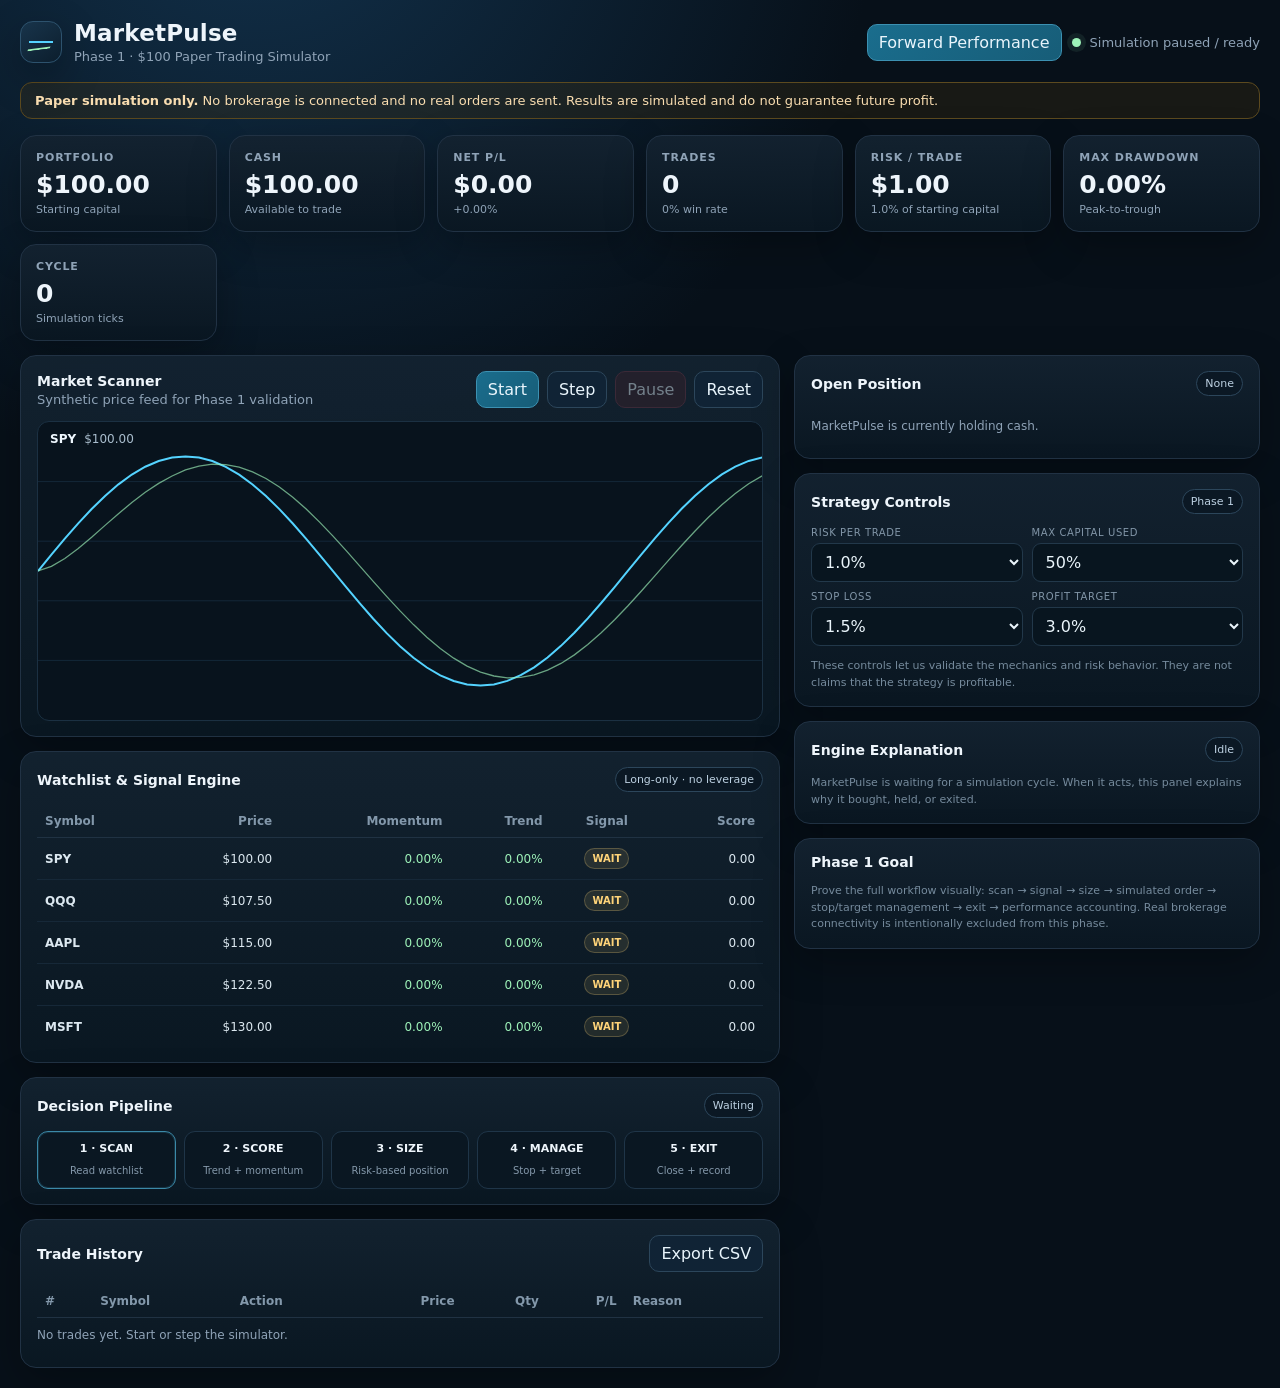
<file: index.html>
<!doctype html>
<html lang="en">
<head>
<meta charset="utf-8" />
<meta name="viewport" content="width=device-width,initial-scale=1" />
<title>MarketPulse — Phase 1 Paper Trading Simulator</title>
<link rel="stylesheet" href="styles.css">
</head>
<body>
<div class="shell">
  <div class="topbar">
    <div class="brand"><div class="mark"><div class="pulse"></div></div><div><h1>MarketPulse</h1><div class="sub">Phase 1 · $100 Paper Trading Simulator</div></div></div>
    <div style="display:flex;align-items:center;gap:10px;flex-wrap:wrap"><a class="btn primary" href="forward.html" style="text-decoration:none">Forward Performance</a><div class="status"><span class="dot"></span><span id="engineStatus">Simulation ready</span></div></div>
  </div>
  <div class="warning"><b>Paper simulation only.</b> No brokerage is connected and no real orders are sent. Results are simulated and do not guarantee future profit.</div>

  <div class="stats">
    <div class="card stat"><div class="label">Portfolio</div><div class="value" id="portfolio">$100.00</div><div class="mini" id="portfolioDelta">Starting capital</div></div>
    <div class="card stat"><div class="label">Cash</div><div class="value" id="cash">$100.00</div><div class="mini">Available to trade</div></div>
    <div class="card stat"><div class="label">Net P/L</div><div class="value" id="netpl">$0.00</div><div class="mini" id="netplPct">0.00%</div></div>
    <div class="card stat"><div class="label">Trades</div><div class="value" id="trades">0</div><div class="mini" id="winrate">0% win rate</div></div>
    <div class="card stat"><div class="label">Risk / Trade</div><div class="value" id="riskDisplay">$1.00</div><div class="mini">1.0% of starting capital</div></div>
    <div class="card stat"><div class="label">Max Drawdown</div><div class="value" id="drawdown">0.00%</div><div class="mini">Peak-to-trough</div></div>
    <div class="card stat"><div class="label">Cycle</div><div class="value" id="cycleCount">0</div><div class="mini">Simulation ticks</div></div>
  </div>

  <div class="grid">
    <div class="maincol">
      <div class="card section">
        <div class="section-head"><div><div class="section-title">Market Scanner</div><div class="sub">Synthetic price feed for Phase 1 validation</div></div><div class="controls"><button class="btn primary" id="startBtn">Start</button><button class="btn" id="stepBtn">Step</button><button class="btn stop" id="pauseBtn" disabled>Pause</button><button class="btn" id="resetBtn">Reset</button></div></div>
        <div class="chartwrap"><canvas id="chart"></canvas><div class="overlay"><span class="symbol-big" id="chartSymbol">SPY</span><span class="chartprice" id="chartPrice">$100.00</span></div></div>
      </div>

      <div class="card section">
        <div class="section-head"><div class="section-title">Watchlist & Signal Engine</div><span class="badge">Long-only · no leverage</span></div>
        <div style="overflow:auto"><table><thead><tr><th>Symbol</th><th class="right">Price</th><th class="right">Momentum</th><th class="right">Trend</th><th class="center">Signal</th><th class="right">Score</th></tr></thead><tbody id="watchRows"></tbody></table></div>
      </div>

      <div class="card section">
        <div class="section-head"><div class="section-title">Decision Pipeline</div><span class="badge" id="cycleBadge">Waiting</span></div>
        <div class="logic">
          <div class="logic-step active" id="l0"><b>1 · SCAN</b><span>Read watchlist</span></div>
          <div class="logic-step" id="l1"><b>2 · SCORE</b><span>Trend + momentum</span></div>
          <div class="logic-step" id="l2"><b>3 · SIZE</b><span>Risk-based position</span></div>
          <div class="logic-step" id="l3"><b>4 · MANAGE</b><span>Stop + target</span></div>
          <div class="logic-step" id="l4"><b>5 · EXIT</b><span>Close + record</span></div>
        </div>
      </div>

      <div class="card section">
        <div class="section-head"><div class="section-title">Trade History</div><button class="btn" id="exportBtn">Export CSV</button></div>
        <div class="trade-log"><table><thead><tr><th>#</th><th>Symbol</th><th>Action</th><th class="right">Price</th><th class="right">Qty</th><th class="right">P/L</th><th>Reason</th></tr></thead><tbody id="tradeRows"><tr><td colspan="7" class="empty">No trades yet. Start or step the simulator.</td></tr></tbody></table></div>
      </div>
    </div>

    <div class="sidecol">
      <div class="card section">
        <div class="section-head"><div class="section-title">Open Position</div><span class="badge" id="positionBadge">None</span></div>
        <div id="positionBox" class="empty">MarketPulse is currently holding cash.</div>
      </div>

      <div class="card section">
        <div class="section-head"><div class="section-title">Strategy Controls</div><span class="badge">Phase 1</span></div>
        <div class="settings">
          <div class="field"><label>Risk per trade</label><select id="riskPct"><option value="0.5">0.5%</option><option value="1" selected>1.0%</option><option value="2">2.0%</option></select></div>
          <div class="field"><label>Max capital used</label><select id="capitalPct"><option value="25">25%</option><option value="50" selected>50%</option><option value="75">75%</option></select></div>
          <div class="field"><label>Stop loss</label><select id="stopPct"><option value="1">1.0%</option><option value="1.5" selected>1.5%</option><option value="2">2.0%</option></select></div>
          <div class="field"><label>Profit target</label><select id="targetPct"><option value="2">2.0%</option><option value="3" selected>3.0%</option><option value="4">4.0%</option></select></div>
        </div>
        <div class="footer-note" style="margin-top:12px">These controls let us validate the mechanics and risk behavior. They are not claims that the strategy is profitable.</div>
      </div>

      <div class="card section">
        <div class="section-head"><div class="section-title">Engine Explanation</div><span class="badge" id="reasonBadge">Idle</span></div>
        <div id="reasonText" class="footer-note">MarketPulse is waiting for a simulation cycle. When it acts, this panel explains why it bought, held, or exited.</div>
      </div>

      <div class="card section">
        <div class="section-head"><div class="section-title">Phase 1 Goal</div></div>
        <div class="footer-note">Prove the full workflow visually: scan → signal → size → simulated order → stop/target management → exit → performance accounting. Real brokerage connectivity is intentionally excluded from this phase.</div>
      </div>
    </div>
  </div>
</div>
<script src="app.js"></script>
</body>
</html>
</file>
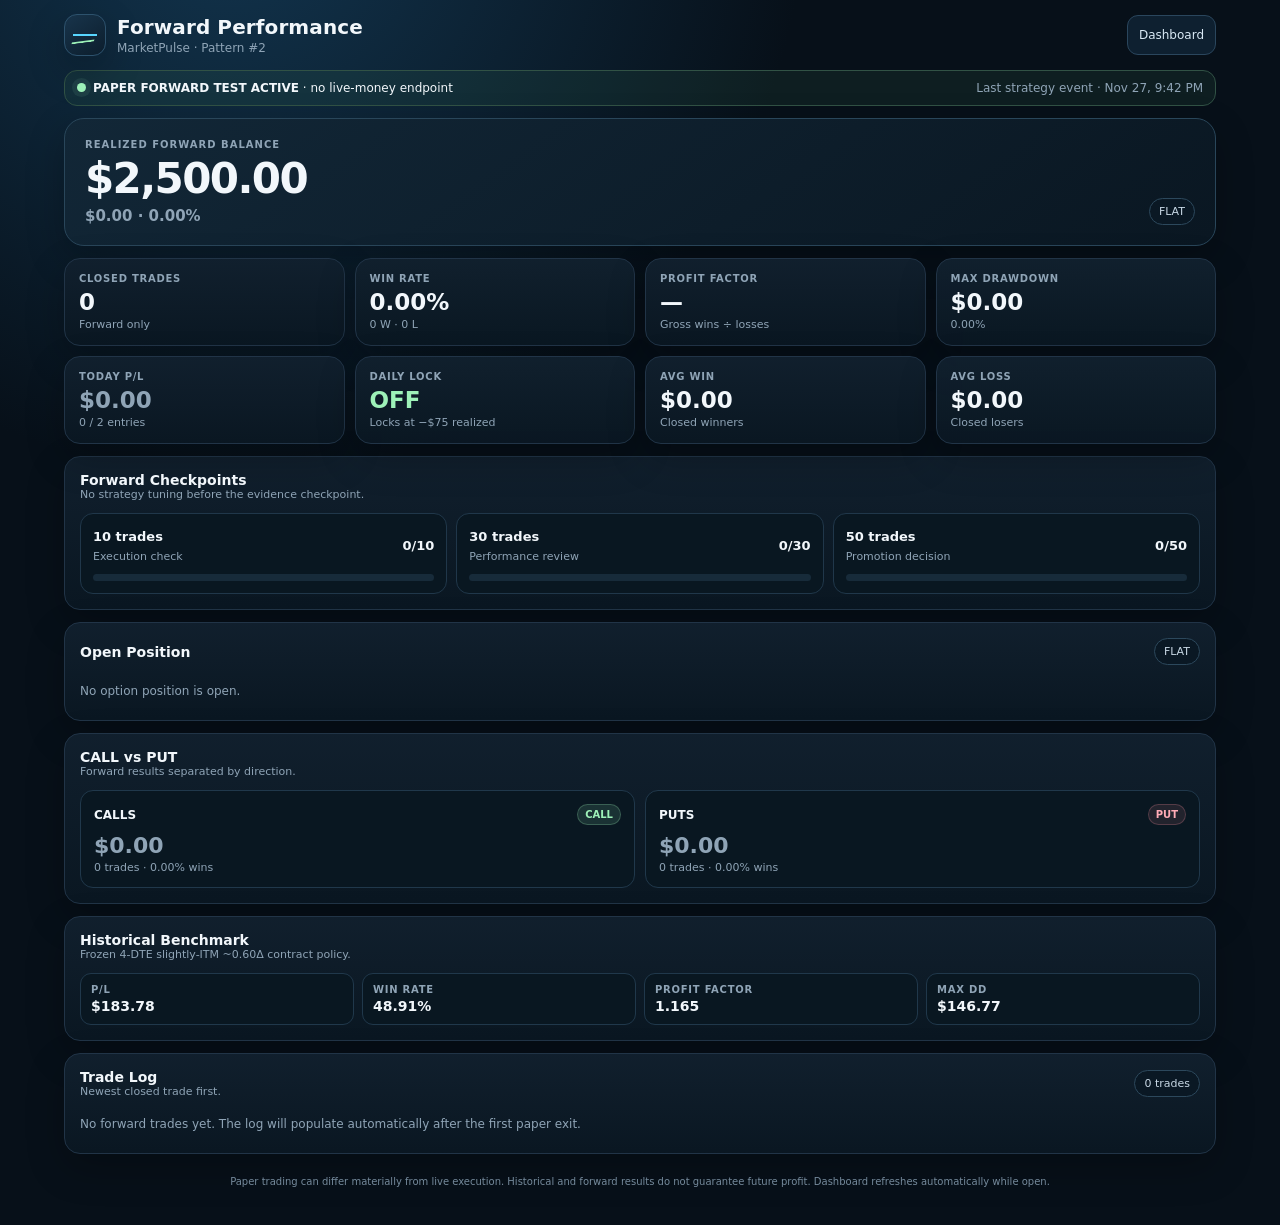
<file: forward.html>
<!doctype html>
<html lang="en">
<head>
<meta charset="utf-8" />
<meta name="viewport" content="width=device-width,initial-scale=1,viewport-fit=cover" />
<meta name="theme-color" content="#071019" />
<title>MarketPulse — Forward Performance</title>
<style>
:root{--bg:#071019;--panel:#0d1823;--panel2:#101f2d;--line:#213447;--text:#f2f7fb;--muted:#8fa4b6;--cyan:#58d6ff;--green:#9df1b8;--red:#ff8f9e;--amber:#ffd479;--shadow:0 14px 38px rgba(0,0,0,.24)}
*{box-sizing:border-box}html{background:var(--bg)}body{margin:0;min-height:100vh;color:var(--text);font-family:Inter,ui-sans-serif,system-ui,-apple-system,BlinkMacSystemFont,"Segoe UI",sans-serif;background:radial-gradient(circle at 18% -8%,#12354f 0,#071019 34%),var(--bg);-webkit-font-smoothing:antialiased}
a{color:inherit}.shell{max-width:1180px;margin:0 auto;padding:calc(14px + env(safe-area-inset-top)) 14px calc(28px + env(safe-area-inset-bottom))}.top{display:flex;align-items:center;justify-content:space-between;gap:12px;margin-bottom:14px}.brand{display:flex;align-items:center;gap:11px}.mark{width:42px;height:42px;border-radius:13px;background:linear-gradient(145deg,#18344b,#0c1e2d);border:1px solid #2d526d;display:grid;place-items:center;box-shadow:var(--shadow)}.pulse{width:24px;height:18px;position:relative}.pulse:before{content:"";position:absolute;left:0;right:0;top:8px;height:2px;background:var(--cyan)}.pulse:after{content:"";position:absolute;width:22px;height:14px;left:1px;top:1px;border-bottom:2px solid var(--green);transform:skewX(-24deg) rotate(-8deg);clip-path:polygon(0 57%,18% 57%,27% 12%,45% 88%,57% 45%,72% 57%,100% 57%,100% 100%,0 100%)}h1{font-size:20px;margin:0;letter-spacing:.1px}.sub{font-size:12px;color:var(--muted);margin-top:2px}.back{display:inline-flex;align-items:center;justify-content:center;min-height:40px;padding:8px 11px;border:1px solid #2a465d;border-radius:11px;text-decoration:none;background:#0e2030;font-size:12px;color:#d9e9f5}.paper{display:flex;align-items:center;justify-content:space-between;gap:10px;border:1px solid #315245;background:rgba(52,108,79,.16);padding:10px 12px;border-radius:13px;margin-bottom:12px;font-size:12px}.live-dot{width:9px;height:9px;border-radius:50%;background:var(--green);box-shadow:0 0 0 5px rgba(157,241,184,.08);display:inline-block;margin-right:7px}.sync{color:var(--muted);white-space:nowrap}.hero{background:linear-gradient(145deg,rgba(18,39,55,.98),rgba(10,23,34,.98));border:1px solid #29465a;border-radius:20px;padding:20px;box-shadow:var(--shadow);margin-bottom:12px}.eyebrow{text-transform:uppercase;letter-spacing:1px;font-size:10px;font-weight:800;color:var(--muted)}.balance{font-size:42px;line-height:1;font-weight:800;letter-spacing:-1.6px;margin:8px 0 7px}.hero-row{display:flex;align-items:end;justify-content:space-between;gap:14px;flex-wrap:wrap}.pl{font-size:15px;font-weight:750}.positive{color:var(--green)}.negative{color:var(--red)}.neutral{color:var(--muted)}.chip{font-size:11px;border:1px solid #2c485c;border-radius:999px;padding:6px 9px;background:#0a1824;color:#c8d8e5}.grid{display:grid;grid-template-columns:repeat(4,minmax(0,1fr));gap:10px;margin-bottom:12px}.card{background:linear-gradient(180deg,rgba(17,32,46,.96),rgba(10,23,34,.97));border:1px solid var(--line);border-radius:16px;box-shadow:var(--shadow)}.metric{padding:14px}.label{font-size:10px;text-transform:uppercase;letter-spacing:.75px;color:var(--muted);font-weight:800}.value{font-size:23px;font-weight:800;margin-top:5px}.mini{font-size:11px;color:var(--muted);margin-top:3px}.section{padding:15px;margin-bottom:12px}.section-head{display:flex;align-items:center;justify-content:space-between;gap:10px;margin-bottom:12px}.title{font-size:14px;font-weight:800}.section-note{font-size:11px;color:var(--muted)}.checkpoints{display:grid;grid-template-columns:repeat(3,1fr);gap:9px}.checkpoint{padding:12px;border:1px solid #20374a;background:#091721;border-radius:13px}.checkpoint-top{display:flex;align-items:center;justify-content:space-between;gap:8px}.checkpoint b{font-size:13px}.checkpoint span{font-size:11px;color:var(--muted)}.bar{height:7px;background:#172b3a;border-radius:999px;overflow:hidden;margin-top:10px}.bar>div{height:100%;border-radius:inherit;background:linear-gradient(90deg,var(--cyan),var(--green))}.openbox{border:1px solid #24465d;background:#091923;border-radius:14px;padding:13px}.open-top{display:flex;align-items:center;justify-content:space-between;gap:8px}.side-pill{font-size:10px;font-weight:850;padding:4px 7px;border-radius:999px}.call{background:rgba(157,241,184,.12);color:var(--green);border:1px solid rgba(157,241,184,.24)}.put{background:rgba(255,143,158,.10);color:#ffabb6;border:1px solid rgba(255,143,158,.23)}.open-symbol{font-size:15px;font-weight:800;margin-top:9px;word-break:break-word}.open-grid{display:grid;grid-template-columns:repeat(2,1fr);gap:8px;margin-top:10px}.datum{background:#0d1d29;border:1px solid #1d3445;border-radius:11px;padding:9px}.datum .dlabel{font-size:9px;color:var(--muted);text-transform:uppercase;letter-spacing:.6px}.datum .dvalue{font-size:13px;font-weight:750;margin-top:3px}.split{display:grid;grid-template-columns:1fr 1fr;gap:10px}.direction{padding:13px;border:1px solid #20384b;border-radius:13px;background:#091721}.direction-title{display:flex;align-items:center;justify-content:space-between;font-weight:800;font-size:12px}.direction .big{font-size:22px;font-weight:850;margin-top:8px}.trades{display:flex;flex-direction:column;gap:9px}.trade{padding:12px;border:1px solid #20384b;border-radius:14px;background:#091721}.trade-top{display:flex;align-items:flex-start;justify-content:space-between;gap:10px}.trade-symbol{font-size:12px;font-weight:800;word-break:break-word}.trade-pl{font-size:16px;font-weight:850;white-space:nowrap}.trade-meta{display:grid;grid-template-columns:repeat(3,1fr);gap:7px;margin-top:10px}.trade-meta div{font-size:10px;color:var(--muted)}.trade-meta b{display:block;color:#dbe7f0;font-size:11px;margin-top:2px}.empty{color:var(--muted);font-size:12px;padding:7px 0}.benchmark{display:grid;grid-template-columns:repeat(4,1fr);gap:8px}.bench{padding:10px;border-radius:11px;background:#091721;border:1px solid #20384b}.bench b{display:block;font-size:14px;margin-top:3px}.footer{font-size:10px;line-height:1.5;color:#758a9c;text-align:center;padding:8px 4px}.error{display:none;border:1px solid #6b3640;background:rgba(108,45,57,.18);color:#ffc0c7;padding:10px 12px;border-radius:12px;font-size:12px;margin-bottom:12px}
@media(max-width:760px){.shell{padding-left:11px;padding-right:11px}.top{align-items:flex-start}.back{min-height:38px;padding:7px 9px}.paper{align-items:flex-start;flex-direction:column}.sync{white-space:normal}.hero{padding:17px}.balance{font-size:38px}.grid{grid-template-columns:repeat(2,minmax(0,1fr))}.metric{padding:12px}.value{font-size:21px}.checkpoints{grid-template-columns:1fr}.split{grid-template-columns:1fr 1fr}.benchmark{grid-template-columns:repeat(2,1fr)}.trade-meta{grid-template-columns:repeat(2,1fr)}}
@media(max-width:390px){h1{font-size:18px}.sub{font-size:11px}.mark{width:38px;height:38px}.balance{font-size:35px}.split{grid-template-columns:1fr}.grid{gap:8px}.metric{padding:11px}.value{font-size:20px}}
</style>
</head>
<body>
<div class="shell">
  <div class="top">
    <div class="brand"><div class="mark"><div class="pulse"></div></div><div><h1>Forward Performance</h1><div class="sub">MarketPulse · Pattern #2</div></div></div>
    <a class="back" href="index.html">Dashboard</a>
  </div>

  <div class="paper"><div><span class="live-dot"></span><b>PAPER FORWARD TEST ACTIVE</b> · no live-money endpoint</div><div class="sync" id="lastSync">Loading data…</div></div>
  <div class="error" id="errorBox">Could not load the latest forward data. Refresh the page to try again.</div>

  <section class="hero">
    <div class="eyebrow">Realized Forward Balance</div>
    <div class="hero-row"><div><div class="balance" id="balance">$2,500.00</div><div class="pl neutral" id="netPL">$0.00 · 0.00%</div></div><span class="chip" id="activeState">FLAT</span></div>
  </section>

  <div class="grid">
    <div class="card metric"><div class="label">Closed Trades</div><div class="value" id="trades">0</div><div class="mini">Forward only</div></div>
    <div class="card metric"><div class="label">Win Rate</div><div class="value" id="winRate">0.00%</div><div class="mini" id="record">0 W · 0 L</div></div>
    <div class="card metric"><div class="label">Profit Factor</div><div class="value" id="profitFactor">—</div><div class="mini">Gross wins ÷ losses</div></div>
    <div class="card metric"><div class="label">Max Drawdown</div><div class="value" id="drawdown">$0.00</div><div class="mini" id="drawdownPct">0.00%</div></div>
    <div class="card metric"><div class="label">Today P/L</div><div class="value" id="todayPL">$0.00</div><div class="mini" id="todayEntries">0 / 2 entries</div></div>
    <div class="card metric"><div class="label">Daily Lock</div><div class="value" id="lock">OFF</div><div class="mini">Locks at −$75 realized</div></div>
    <div class="card metric"><div class="label">Avg Win</div><div class="value" id="avgWin">$0.00</div><div class="mini">Closed winners</div></div>
    <div class="card metric"><div class="label">Avg Loss</div><div class="value" id="avgLoss">$0.00</div><div class="mini">Closed losers</div></div>
  </div>

  <section class="card section">
    <div class="section-head"><div><div class="title">Forward Checkpoints</div><div class="section-note">No strategy tuning before the evidence checkpoint.</div></div></div>
    <div class="checkpoints" id="checkpoints"></div>
  </section>

  <section class="card section">
    <div class="section-head"><div class="title">Open Position</div><span class="chip" id="positionStatus">FLAT</span></div>
    <div id="positionBox" class="empty">No option position is open.</div>
  </section>

  <section class="card section">
    <div class="section-head"><div><div class="title">CALL vs PUT</div><div class="section-note">Forward results separated by direction.</div></div></div>
    <div class="split"><div class="direction"><div class="direction-title"><span>CALLS</span><span class="side-pill call">CALL</span></div><div class="big" id="callPL">$0.00</div><div class="mini" id="callDetail">0 trades · 0% wins</div></div><div class="direction"><div class="direction-title"><span>PUTS</span><span class="side-pill put">PUT</span></div><div class="big" id="putPL">$0.00</div><div class="mini" id="putDetail">0 trades · 0% wins</div></div></div>
  </section>

  <section class="card section">
    <div class="section-head"><div><div class="title">Historical Benchmark</div><div class="section-note">Frozen 4-DTE slightly-ITM ~0.60Δ contract policy.</div></div></div>
    <div class="benchmark"><div class="bench"><div class="label">P/L</div><b id="histPL">—</b></div><div class="bench"><div class="label">Win Rate</div><b id="histWin">—</b></div><div class="bench"><div class="label">Profit Factor</div><b id="histPF">—</b></div><div class="bench"><div class="label">Max DD</div><b id="histDD">—</b></div></div>
  </section>

  <section class="card section">
    <div class="section-head"><div><div class="title">Trade Log</div><div class="section-note">Newest closed trade first.</div></div><span class="chip" id="tradeCountChip">0 trades</span></div>
    <div class="trades" id="tradeList"><div class="empty">No forward trades yet. The log will populate automatically after the first paper exit.</div></div>
  </section>

  <div class="footer">Paper trading can differ materially from live execution. Historical and forward results do not guarantee future profit. Dashboard refreshes automatically while open.</div>
</div>
<script>
const STARTING_BALANCE=2500;
const money=n=>`${n<0?'−':''}$${Math.abs(Number(n)||0).toLocaleString(undefined,{minimumFractionDigits:2,maximumFractionDigits:2})}`;
const pct=n=>`${(Number(n)||0).toFixed(2)}%`;
const cls=n=>n>0?'positive':n<0?'negative':'neutral';
function summarize(trades){
  const pls=trades.map(t=>Number(t.pl_dollars)||0),wins=pls.filter(x=>x>0),losses=pls.filter(x=>x<=0);
  const grossWin=wins.reduce((a,b)=>a+b,0),grossLoss=-losses.reduce((a,b)=>a+b,0),net=pls.reduce((a,b)=>a+b,0);
  let equity=STARTING_BALANCE,peak=equity,dd=0; for(const pl of pls){equity+=pl;peak=Math.max(peak,equity);dd=Math.max(dd,peak-equity)}
  return {n:pls.length,w:wins.length,l:losses.length,net,wr:pls.length?wins.length/pls.length*100:0,pf:grossLoss>0?grossWin/grossLoss:null,dd,avgW:wins.length?grossWin/wins.length:0,avgL:losses.length?losses.reduce((a,b)=>a+b,0)/losses.length:0};
}
function setSigned(id,n){const el=document.getElementById(id);el.textContent=money(n);el.className=`value ${cls(n)}`}
function checkpointHTML(n,count,label){const done=Math.min(count,n),p=Math.min(100,count/n*100);return `<div class="checkpoint"><div class="checkpoint-top"><div><b>${n} trades</b><br><span>${label}</span></div><b>${done}/${n}</b></div><div class="bar"><div style="width:${p}%"></div></div></div>`}
function render(state){
  const trades=Array.isArray(state.closed_trades)?state.closed_trades:[],s=summarize(trades),bal=STARTING_BALANCE+s.net;
  document.getElementById('balance').textContent=money(bal);const np=document.getElementById('netPL');np.textContent=`${money(s.net)} · ${pct(s.net/STARTING_BALANCE*100)}`;np.className=`pl ${cls(s.net)}`;
  document.getElementById('trades').textContent=s.n;document.getElementById('winRate').textContent=pct(s.wr);document.getElementById('record').textContent=`${s.w} W · ${s.l} L`;document.getElementById('profitFactor').textContent=s.pf===null?'—':s.pf.toFixed(3);document.getElementById('drawdown').textContent=money(s.dd);document.getElementById('drawdownPct').textContent=pct(s.dd/STARTING_BALANCE*100);document.getElementById('avgWin').textContent=money(s.avgW);document.getElementById('avgLoss').textContent=money(s.avgL);
  const d=state.daily||{};setSigned('todayPL',Number(d.closed_pl_dollars)||0);document.getElementById('todayEntries').textContent=`${d.entries||0} / 2 entries`;const lock=document.getElementById('lock');lock.textContent=d.locked?'ON':'OFF';lock.className=`value ${d.locked?'negative':'positive'}`;
  document.getElementById('checkpoints').innerHTML=checkpointHTML(10,s.n,'Execution check')+checkpointHTML(30,s.n,'Performance review')+checkpointHTML(50,s.n,'Promotion decision');
  const pos=state.position;const active=document.getElementById('activeState'),status=document.getElementById('positionStatus'),box=document.getElementById('positionBox');
  active.textContent=pos?(pos.status||'ACTIVE').toUpperCase():'FLAT';status.textContent=active.textContent;
  if(pos){box.className='openbox';box.innerHTML=`<div class="open-top"><span class="side-pill ${pos.side==='CALL'?'call':'put'}">${pos.side||'OPTION'}</span><span class="section-note">${(pos.status||'active').replace('_',' ')}</span></div><div class="open-symbol">${pos.symbol||'—'}</div><div class="open-grid"><div class="datum"><div class="dlabel">Delta</div><div class="dvalue">${pos.delta??'—'}</div></div><div class="datum"><div class="dlabel">DTE</div><div class="dvalue">${pos.dte??'—'}</div></div><div class="datum"><div class="dlabel">Premium</div><div class="dvalue">${money(pos.quoted_premium_dollars||((pos.entry_fill||0)*100))}</div></div><div class="datum"><div class="dlabel">Spread</div><div class="dvalue">${pos.spread_pct!==undefined?pct(pos.spread_pct):'—'}</div></div><div class="datum"><div class="dlabel">SPY Stop</div><div class="dvalue">${pos.underlying_stop??'—'}</div></div><div class="datum"><div class="dlabel">SPY Target</div><div class="dvalue">${pos.underlying_target??'—'}</div></div></div>`}else{box.className='empty';box.textContent='No option position is open.'}
  for(const side of ['CALL','PUT']){const x=summarize(trades.filter(t=>t.side===side)),prefix=side==='CALL'?'call':'put',pe=document.getElementById(prefix+'PL');pe.textContent=money(x.net);pe.className=`big ${cls(x.net)}`;document.getElementById(prefix+'Detail').textContent=`${x.n} trades · ${x.wr.toFixed(2)}% wins`}
  document.getElementById('tradeCountChip').textContent=`${s.n} trade${s.n===1?'':'s'}`;const list=document.getElementById('tradeList');
  if(!trades.length){list.innerHTML='<div class="empty">No forward trades yet. The log will populate automatically after the first paper exit.</div>'}else{list.innerHTML=[...trades].reverse().map(t=>{const pl=Number(t.pl_dollars)||0;const dt=t.closed_utc?new Date(t.closed_utc).toLocaleString([], {month:'short',day:'numeric',hour:'numeric',minute:'2-digit'}):'—';return `<div class="trade"><div class="trade-top"><div><span class="side-pill ${t.side==='CALL'?'call':'put'}">${t.side}</span><div class="trade-symbol" style="margin-top:7px">${t.symbol||'—'}</div></div><div class="trade-pl ${cls(pl)}">${money(pl)}</div></div><div class="trade-meta"><div>Exit<b>${t.exit_reason||'—'}</b></div><div>Premium<b>${money(t.premium_dollars||0)}</b></div><div>Delta<b>${t.delta??'—'}</b></div><div>DTE<b>${t.dte??'—'}</b></div><div>Entry / Exit<b>${Number(t.entry_fill||0).toFixed(2)} → ${Number(t.exit_fill||0).toFixed(2)}</b></div><div>Closed<b>${dt}</b></div></div></div>`}).join('')}
  const ev=Array.isArray(state.events)&&state.events.length?state.events[state.events.length-1]:null;document.getElementById('lastSync').textContent=ev?.ts_utc?`Last strategy event · ${new Date(ev.ts_utc).toLocaleString([], {month:'short',day:'numeric',hour:'numeric',minute:'2-digit'})}`:'Forward state initialized';
}
function renderBenchmark(data){const item=data?.policy_results?.itm_4d_delta60?.full_900||data?.best_development_challenger?.full_900;if(!item)return;document.getElementById('histPL').textContent=money(item.net_pl_dollars);document.getElementById('histWin').textContent=pct(item.win_rate_pct);document.getElementById('histPF').textContent=item.profit_factor?.toFixed?item.profit_factor.toFixed(3):item.profit_factor??'—';document.getElementById('histDD').textContent=money(item.max_drawdown_dollars)}
async function load(){try{const stamp=Date.now(),[s,h]=await Promise.all([fetch(`options_pattern2_forward_state.json?v=${stamp}`,{cache:'no-store'}),fetch(`options_pattern2_contract_ab_results.json?v=${stamp}`,{cache:'no-store'})]);if(!s.ok)throw new Error('state');render(await s.json());if(h.ok)renderBenchmark(await h.json());document.getElementById('errorBox').style.display='none'}catch(e){document.getElementById('errorBox').style.display='block'}}
load();setInterval(load,60000);
</script>
</body>
</html>
</file>
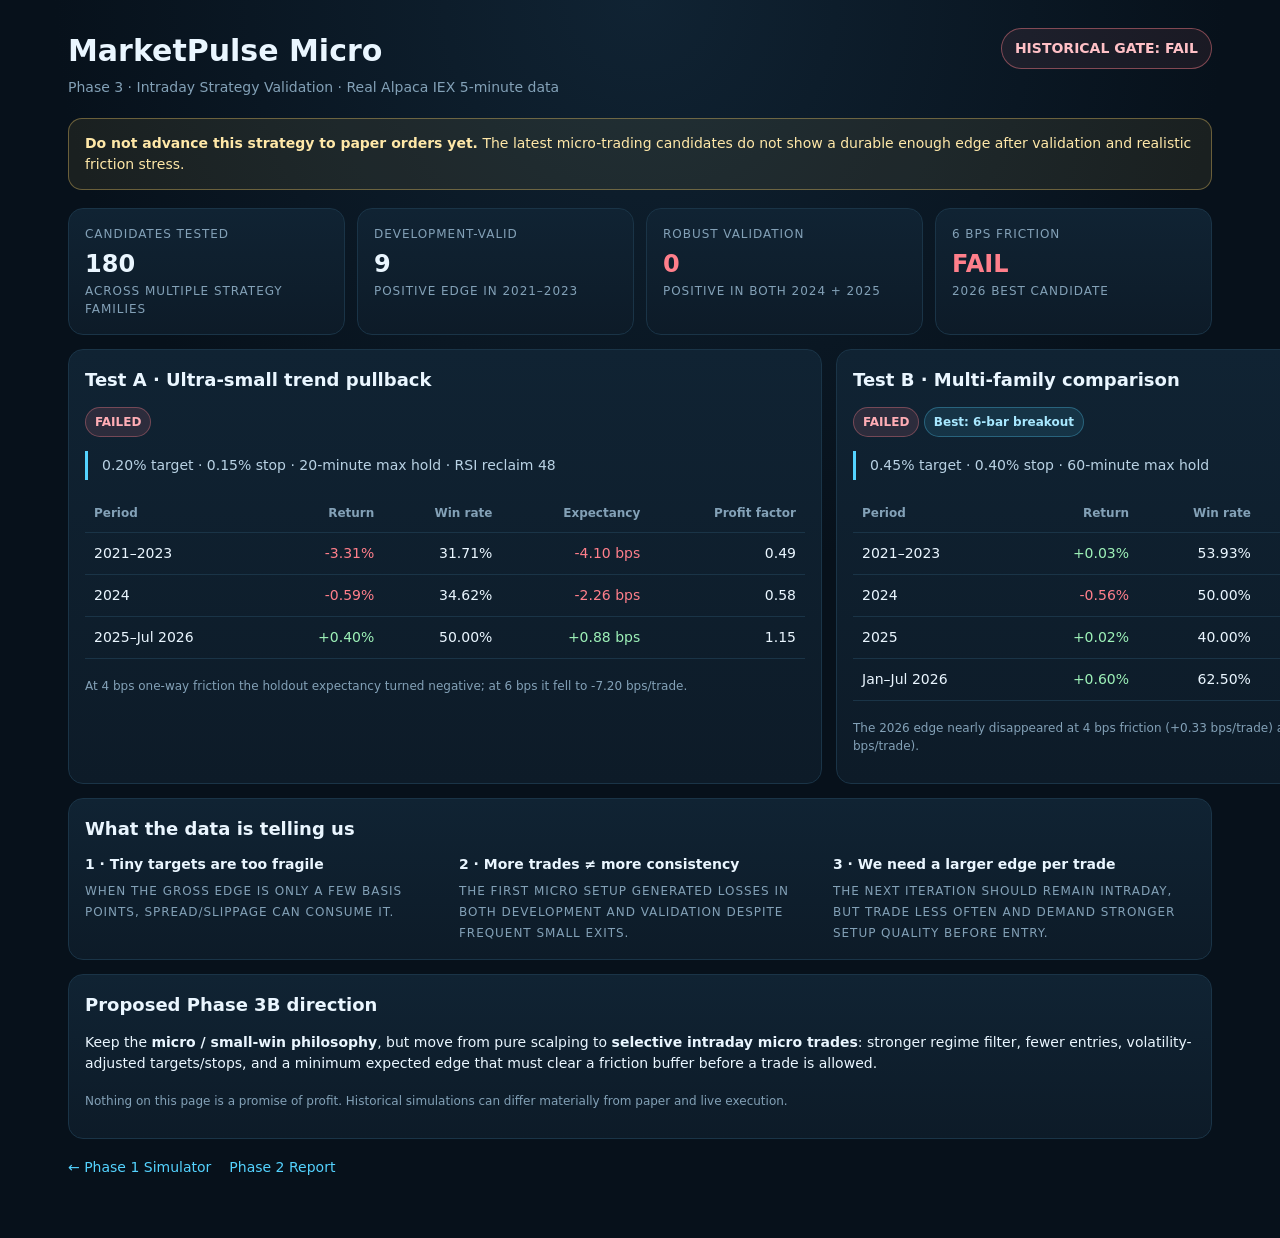
<file: micro.html>
<!doctype html>
<html lang="en">
<head>
<meta charset="utf-8" />
<meta name="viewport" content="width=device-width,initial-scale=1" />
<title>MarketPulse Micro — Phase 3 Validation</title>
<style>
:root{--bg:#07111b;--panel:#0d1b28;--panel2:#102333;--line:#1a3447;--text:#eaf6ff;--muted:#83a1b7;--cyan:#54d3ff;--green:#9df1b8;--red:#ff7f8b;--yellow:#ffd56a}
*{box-sizing:border-box}body{margin:0;background:radial-gradient(circle at top,#102333 0,#07111b 42%);color:var(--text);font:14px/1.5 Inter,ui-sans-serif,system-ui,-apple-system,BlinkMacSystemFont,"Segoe UI",sans-serif}.wrap{max-width:1180px;margin:auto;padding:28px 18px 60px}.top{display:flex;justify-content:space-between;align-items:flex-start;gap:20px;margin-bottom:20px}.brand h1{font-size:30px;margin:0}.brand .sub{color:var(--muted);margin-top:4px}.status{border:1px solid rgba(255,127,139,.45);background:rgba(255,127,139,.08);color:#ffc0c6;border-radius:999px;padding:9px 13px;font-weight:800;white-space:nowrap}.notice{border:1px solid rgba(255,213,106,.35);background:rgba(255,213,106,.08);padding:14px 16px;border-radius:14px;color:#ffe8a8;margin-bottom:18px}.grid{display:grid;grid-template-columns:repeat(4,1fr);gap:12px}.card{background:linear-gradient(180deg,var(--panel2),var(--panel));border:1px solid var(--line);border-radius:15px;padding:16px}.label{color:var(--muted);font-size:12px;text-transform:uppercase;letter-spacing:.08em}.value{font-size:24px;font-weight:850;margin-top:3px}.good{color:var(--green)}.bad{color:var(--red)}.warn{color:var(--yellow)}.section{margin-top:14px}.section h2{font-size:18px;margin:0 0 12px}.two{display:grid;grid-template-columns:1fr 1fr;gap:14px}.tablewrap{overflow:auto}table{width:100%;border-collapse:collapse;min-width:720px}th,td{padding:10px 9px;border-bottom:1px solid var(--line);text-align:right}th:first-child,td:first-child{text-align:left}th{color:var(--muted);font-size:12px}.pill{display:inline-block;border-radius:999px;padding:5px 9px;font-size:12px;font-weight:800}.pill.fail{background:rgba(255,127,139,.12);color:#ffadb5;border:1px solid rgba(255,127,139,.35)}.pill.info{background:rgba(84,211,255,.1);color:#a8e8ff;border:1px solid rgba(84,211,255,.3)}.callout{border-left:3px solid var(--cyan);padding:4px 0 4px 14px;color:#b9d2e4}.steps{display:grid;grid-template-columns:repeat(3,1fr);gap:12px}.step b{display:block;margin-bottom:5px}.foot{color:var(--muted);font-size:12px;margin-top:18px}.links{margin-top:18px}.links a{color:var(--cyan);text-decoration:none;margin-right:18px}@media(max-width:800px){.grid{grid-template-columns:1fr 1fr}.two,.steps{grid-template-columns:1fr}.top{flex-direction:column}.status{white-space:normal}}@media(max-width:520px){.grid{grid-template-columns:1fr}}
</style>
</head>
<body>
<div class="wrap">
  <div class="top">
    <div class="brand"><h1>MarketPulse Micro</h1><div class="sub">Phase 3 · Intraday Strategy Validation · Real Alpaca IEX 5-minute data</div></div>
    <div class="status">HISTORICAL GATE: FAIL</div>
  </div>

  <div class="notice"><b>Do not advance this strategy to paper orders yet.</b> The latest micro-trading candidates do not show a durable enough edge after validation and realistic friction stress.</div>

  <div class="grid">
    <div class="card"><div class="label">Candidates tested</div><div class="value">180</div><div class="label">Across multiple strategy families</div></div>
    <div class="card"><div class="label">Development-valid</div><div class="value">9</div><div class="label">Positive edge in 2021–2023</div></div>
    <div class="card"><div class="label">Robust validation</div><div class="value bad">0</div><div class="label">Positive in both 2024 + 2025</div></div>
    <div class="card"><div class="label">6 bps friction</div><div class="value bad">FAIL</div><div class="label">2026 best candidate</div></div>
  </div>

  <div class="two section">
    <div class="card">
      <h2>Test A · Ultra-small trend pullback</h2>
      <p><span class="pill fail">FAILED</span></p>
      <p class="callout">0.20% target · 0.15% stop · 20-minute max hold · RSI reclaim 48</p>
      <div class="tablewrap"><table>
        <thead><tr><th>Period</th><th>Return</th><th>Win rate</th><th>Expectancy</th><th>Profit factor</th></tr></thead>
        <tbody>
          <tr><td>2021–2023</td><td class="bad">-3.31%</td><td>31.71%</td><td class="bad">-4.10 bps</td><td>0.49</td></tr>
          <tr><td>2024</td><td class="bad">-0.59%</td><td>34.62%</td><td class="bad">-2.26 bps</td><td>0.58</td></tr>
          <tr><td>2025–Jul 2026</td><td class="good">+0.40%</td><td>50.00%</td><td class="good">+0.88 bps</td><td>1.15</td></tr>
        </tbody>
      </table></div>
      <p class="foot">At 4 bps one-way friction the holdout expectancy turned negative; at 6 bps it fell to -7.20 bps/trade.</p>
    </div>

    <div class="card">
      <h2>Test B · Multi-family comparison</h2>
      <p><span class="pill fail">FAILED</span> <span class="pill info">Best: 6-bar breakout</span></p>
      <p class="callout">0.45% target · 0.40% stop · 60-minute max hold</p>
      <div class="tablewrap"><table>
        <thead><tr><th>Period</th><th>Return</th><th>Win rate</th><th>Expectancy</th><th>Profit factor</th></tr></thead>
        <tbody>
          <tr><td>2021–2023</td><td class="good">+0.03%</td><td>53.93%</td><td class="good">+0.07 bps</td><td>1.00</td></tr>
          <tr><td>2024</td><td class="bad">-0.56%</td><td>50.00%</td><td class="bad">-1.84 bps</td><td>0.80</td></tr>
          <tr><td>2025</td><td class="good">+0.02%</td><td>40.00%</td><td class="good">+0.10 bps</td><td>1.01</td></tr>
          <tr><td>Jan–Jul 2026</td><td class="good">+0.60%</td><td>62.50%</td><td class="good">+3.78 bps</td><td>1.51</td></tr>
        </tbody>
      </table></div>
      <p class="foot">The 2026 edge nearly disappeared at 4 bps friction (+0.33 bps/trade) and became decisively negative at 6 bps (-8.41 bps/trade).</p>
    </div>
  </div>

  <div class="card section">
    <h2>What the data is telling us</h2>
    <div class="steps">
      <div class="step"><b>1 · Tiny targets are too fragile</b><span class="label">When the gross edge is only a few basis points, spread/slippage can consume it.</span></div>
      <div class="step"><b>2 · More trades ≠ more consistency</b><span class="label">The first micro setup generated losses in both development and validation despite frequent small exits.</span></div>
      <div class="step"><b>3 · We need a larger edge per trade</b><span class="label">The next iteration should remain intraday, but trade less often and demand stronger setup quality before entry.</span></div>
    </div>
  </div>

  <div class="card section">
    <h2>Proposed Phase 3B direction</h2>
    <p>Keep the <b>micro / small-win philosophy</b>, but move from pure scalping to <b>selective intraday micro trades</b>: stronger regime filter, fewer entries, volatility-adjusted targets/stops, and a minimum expected edge that must clear a friction buffer before a trade is allowed.</p>
    <p class="foot">Nothing on this page is a promise of profit. Historical simulations can differ materially from paper and live execution.</p>
  </div>

  <div class="links"><a href="index.html">← Phase 1 Simulator</a><a href="validation.html">Phase 2 Report</a></div>
</div>
</body>
</html>
</file>
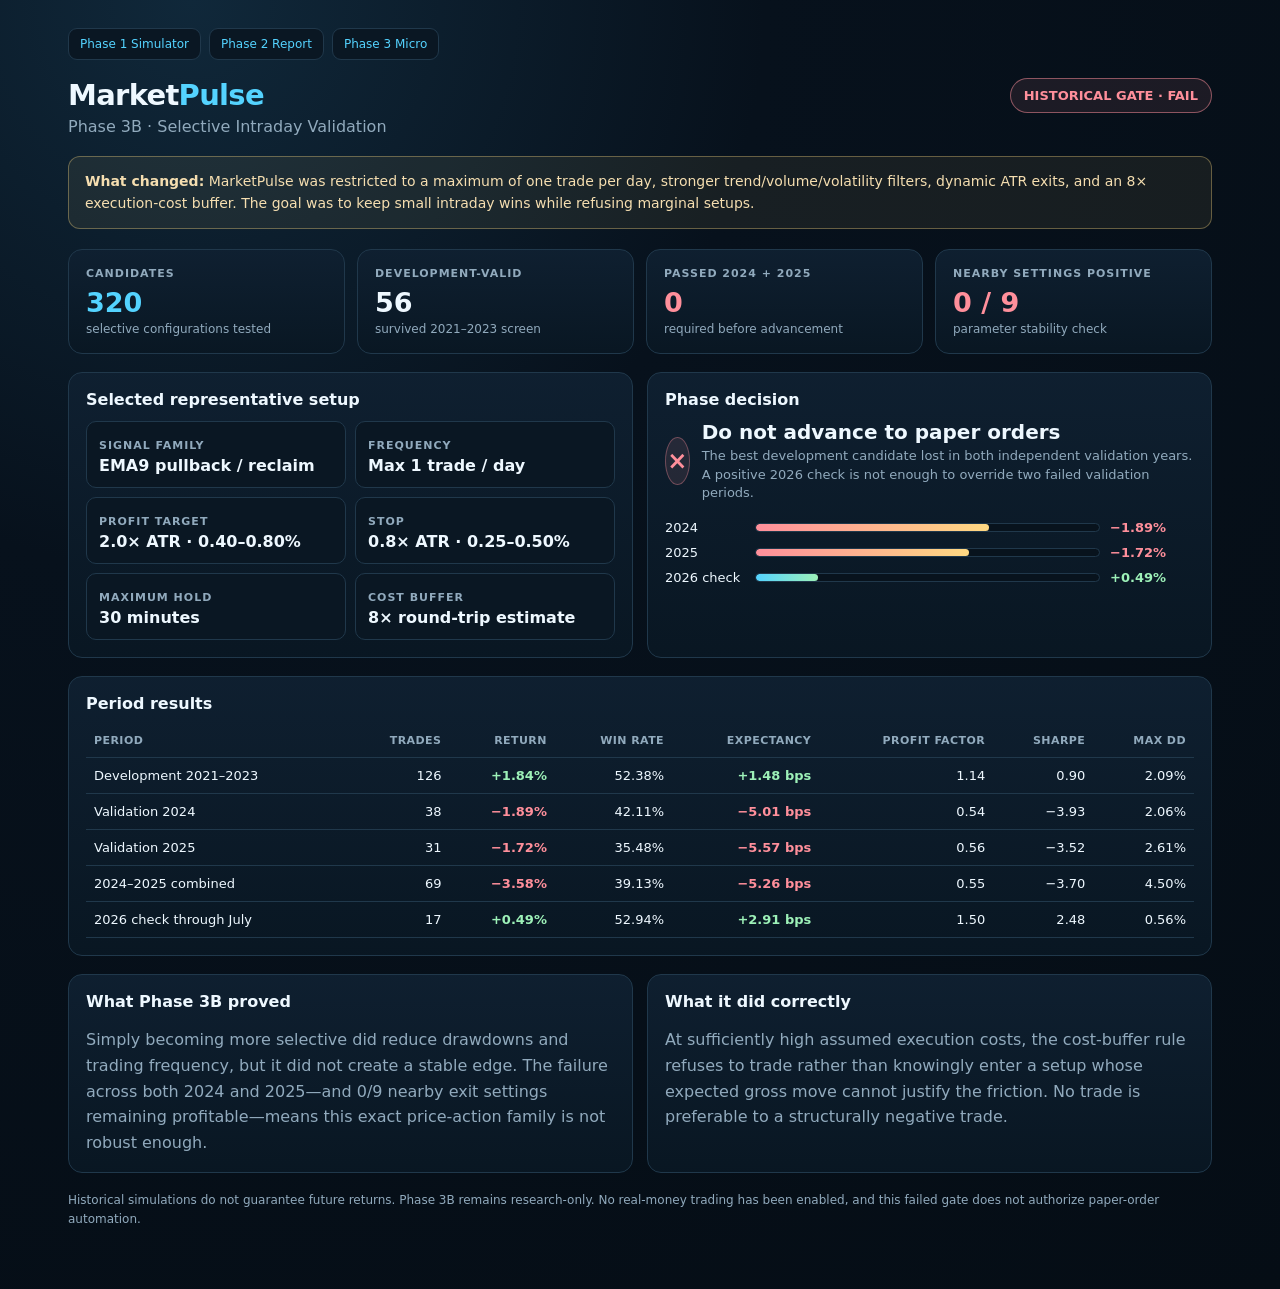
<file: phase3b.html>
<!doctype html>
<html lang="en">
<head>
<meta charset="utf-8" />
<meta name="viewport" content="width=device-width,initial-scale=1" />
<title>MarketPulse · Phase 3B Selective Intraday</title>
<style>
:root{--bg:#07111c;--panel:#0c1927;--panel2:#0f2031;--line:#20384b;--text:#eef8ff;--muted:#91aabd;--cyan:#54d3ff;--green:#9df1b8;--red:#ff8f9b;--yellow:#ffd982}
*{box-sizing:border-box} body{margin:0;background:radial-gradient(circle at 15% 0,#10283a 0,#07111c 34%,#050d15 100%);color:var(--text);font-family:Inter,ui-sans-serif,system-ui,-apple-system,BlinkMacSystemFont,"Segoe UI",sans-serif;min-height:100vh}
.wrap{max-width:1180px;margin:auto;padding:28px 18px 60px}.top{display:flex;align-items:flex-start;justify-content:space-between;gap:20px;margin-bottom:20px}.brand{font-size:29px;font-weight:800;letter-spacing:-.7px}.brand span{color:var(--cyan)}.sub{color:var(--muted);margin-top:5px}.badge{border:1px solid rgba(255,143,155,.5);background:rgba(255,143,155,.09);color:var(--red);padding:9px 13px;border-radius:999px;font-size:13px;font-weight:800;white-space:nowrap}.notice{border:1px solid rgba(255,217,130,.34);background:rgba(255,217,130,.07);padding:14px 16px;border-radius:12px;color:#f5deb0;font-size:14px;line-height:1.55;margin-bottom:20px}.grid{display:grid;grid-template-columns:repeat(4,1fr);gap:12px}.card{background:linear-gradient(180deg,rgba(15,32,49,.95),rgba(9,23,35,.95));border:1px solid var(--line);border-radius:14px;padding:17px}.label{text-transform:uppercase;color:var(--muted);font-size:11px;letter-spacing:.09em;font-weight:700}.value{font-size:27px;font-weight:850;margin-top:7px}.value.red{color:var(--red)}.value.green{color:var(--green)}.value.cyan{color:var(--cyan)}.mini{color:var(--muted);font-size:12px;margin-top:4px}.section{margin-top:18px}.section h2{font-size:16px;margin:0 0 11px}.two{display:grid;grid-template-columns:1fr 1fr;gap:14px}.setup{display:grid;grid-template-columns:repeat(2,1fr);gap:9px;margin-top:12px}.kv{border:1px solid var(--line);background:#0a1723;border-radius:10px;padding:12px}.kv b{display:block;margin-top:3px}.gate{display:flex;align-items:center;gap:12px}.gateIcon{width:48px;height:48px;border-radius:50%;display:grid;place-items:center;background:rgba(255,143,155,.1);border:1px solid rgba(255,143,155,.35);font-size:24px;color:var(--red);font-weight:900}.gate strong{font-size:20px}.gate p{color:var(--muted);margin:3px 0 0;line-height:1.4;font-size:13px}table{width:100%;border-collapse:collapse;font-size:13px}th,td{text-align:right;padding:10px 8px;border-bottom:1px solid var(--line)}th:first-child,td:first-child{text-align:left}th{color:var(--muted);font-size:11px;text-transform:uppercase;letter-spacing:.04em}.neg{color:var(--red);font-weight:750}.pos{color:var(--green);font-weight:750}.neutral{color:var(--muted)}.barrow{display:grid;grid-template-columns:80px 1fr 84px;gap:10px;align-items:center;margin:10px 0;font-size:13px}.track{height:9px;background:#08131d;border:1px solid var(--line);border-radius:99px;overflow:hidden}.fill{height:100%;background:linear-gradient(90deg,#54d3ff,#9df1b8);border-radius:99px}.fill.bad{background:linear-gradient(90deg,#ff8f9b,#ffd982)}.foot{color:var(--muted);font-size:12px;line-height:1.55;margin-top:18px}.nav{display:flex;gap:8px;flex-wrap:wrap;margin-bottom:18px}.nav a{color:var(--cyan);text-decoration:none;border:1px solid var(--line);background:#0a1723;padding:8px 11px;border-radius:9px;font-size:12px}
@media(max-width:800px){.grid{grid-template-columns:1fr 1fr}.two{grid-template-columns:1fr}.top{flex-direction:column}.setup{grid-template-columns:1fr}.card{padding:14px}table{font-size:11px}th,td{padding:8px 4px}.hideMob{display:none}}
</style>
</head>
<body><div class="wrap">
<div class="nav"><a href="./">Phase 1 Simulator</a><a href="validation.html">Phase 2 Report</a><a href="micro.html">Phase 3 Micro</a></div>
<div class="top"><div><div class="brand">Market<span>Pulse</span></div><div class="sub">Phase 3B · Selective Intraday Validation</div></div><div class="badge">HISTORICAL GATE · FAIL</div></div>
<div class="notice"><b>What changed:</b> MarketPulse was restricted to a maximum of one trade per day, stronger trend/volume/volatility filters, dynamic ATR exits, and an 8× execution-cost buffer. The goal was to keep small intraday wins while refusing marginal setups.</div>
<div class="grid">
 <div class="card"><div class="label">Candidates</div><div class="value cyan">320</div><div class="mini">selective configurations tested</div></div>
 <div class="card"><div class="label">Development-valid</div><div class="value">56</div><div class="mini">survived 2021–2023 screen</div></div>
 <div class="card"><div class="label">Passed 2024 + 2025</div><div class="value red">0</div><div class="mini">required before advancement</div></div>
 <div class="card"><div class="label">Nearby settings positive</div><div class="value red">0 / 9</div><div class="mini">parameter stability check</div></div>
</div>
<div class="section two">
 <div class="card"><h2>Selected representative setup</h2><div class="setup">
  <div class="kv"><span class="label">Signal family</span><b>EMA9 pullback / reclaim</b></div>
  <div class="kv"><span class="label">Frequency</span><b>Max 1 trade / day</b></div>
  <div class="kv"><span class="label">Profit target</span><b>2.0× ATR · 0.40–0.80%</b></div>
  <div class="kv"><span class="label">Stop</span><b>0.8× ATR · 0.25–0.50%</b></div>
  <div class="kv"><span class="label">Maximum hold</span><b>30 minutes</b></div>
  <div class="kv"><span class="label">Cost buffer</span><b>8× round-trip estimate</b></div>
 </div></div>
 <div class="card"><h2>Phase decision</h2><div class="gate"><div class="gateIcon">×</div><div><strong>Do not advance to paper orders</strong><p>The best development candidate lost in both independent validation years. A positive 2026 check is not enough to override two failed validation periods.</p></div></div><div style="margin-top:18px">
  <div class="barrow"><span>2024</span><div class="track"><div class="fill bad" style="width:68%"></div></div><span class="neg">−1.89%</span></div>
  <div class="barrow"><span>2025</span><div class="track"><div class="fill bad" style="width:62%"></div></div><span class="neg">−1.72%</span></div>
  <div class="barrow"><span>2026 check</span><div class="track"><div class="fill" style="width:18%"></div></div><span class="pos">+0.49%</span></div>
 </div></div>
</div>
<div class="section card"><h2>Period results</h2><div style="overflow-x:auto"><table>
<thead><tr><th>Period</th><th>Trades</th><th>Return</th><th>Win rate</th><th>Expectancy</th><th>Profit factor</th><th class="hideMob">Sharpe</th><th>Max DD</th></tr></thead>
<tbody>
<tr><td>Development 2021–2023</td><td>126</td><td class="pos">+1.84%</td><td>52.38%</td><td class="pos">+1.48 bps</td><td>1.14</td><td class="hideMob">0.90</td><td>2.09%</td></tr>
<tr><td>Validation 2024</td><td>38</td><td class="neg">−1.89%</td><td>42.11%</td><td class="neg">−5.01 bps</td><td>0.54</td><td class="hideMob">−3.93</td><td>2.06%</td></tr>
<tr><td>Validation 2025</td><td>31</td><td class="neg">−1.72%</td><td>35.48%</td><td class="neg">−5.57 bps</td><td>0.56</td><td class="hideMob">−3.52</td><td>2.61%</td></tr>
<tr><td>2024–2025 combined</td><td>69</td><td class="neg">−3.58%</td><td>39.13%</td><td class="neg">−5.26 bps</td><td>0.55</td><td class="hideMob">−3.70</td><td>4.50%</td></tr>
<tr><td>2026 check through July</td><td>17</td><td class="pos">+0.49%</td><td>52.94%</td><td class="pos">+2.91 bps</td><td>1.50</td><td class="hideMob">2.48</td><td>0.56%</td></tr>
</tbody></table></div></div>
<div class="section two">
 <div class="card"><h2>What Phase 3B proved</h2><p style="color:var(--muted);line-height:1.6;margin-bottom:0">Simply becoming more selective did reduce drawdowns and trading frequency, but it did not create a stable edge. The failure across both 2024 and 2025—and 0/9 nearby exit settings remaining profitable—means this exact price-action family is not robust enough.</p></div>
 <div class="card"><h2>What it did correctly</h2><p style="color:var(--muted);line-height:1.6;margin-bottom:0">At sufficiently high assumed execution costs, the cost-buffer rule refuses to trade rather than knowingly enter a setup whose expected gross move cannot justify the friction. No trade is preferable to a structurally negative trade.</p></div>
</div>
<div class="foot">Historical simulations do not guarantee future returns. Phase 3B remains research-only. No real-money trading has been enabled, and this failed gate does not authorize paper-order automation.</div>
</div></body></html>
</file>
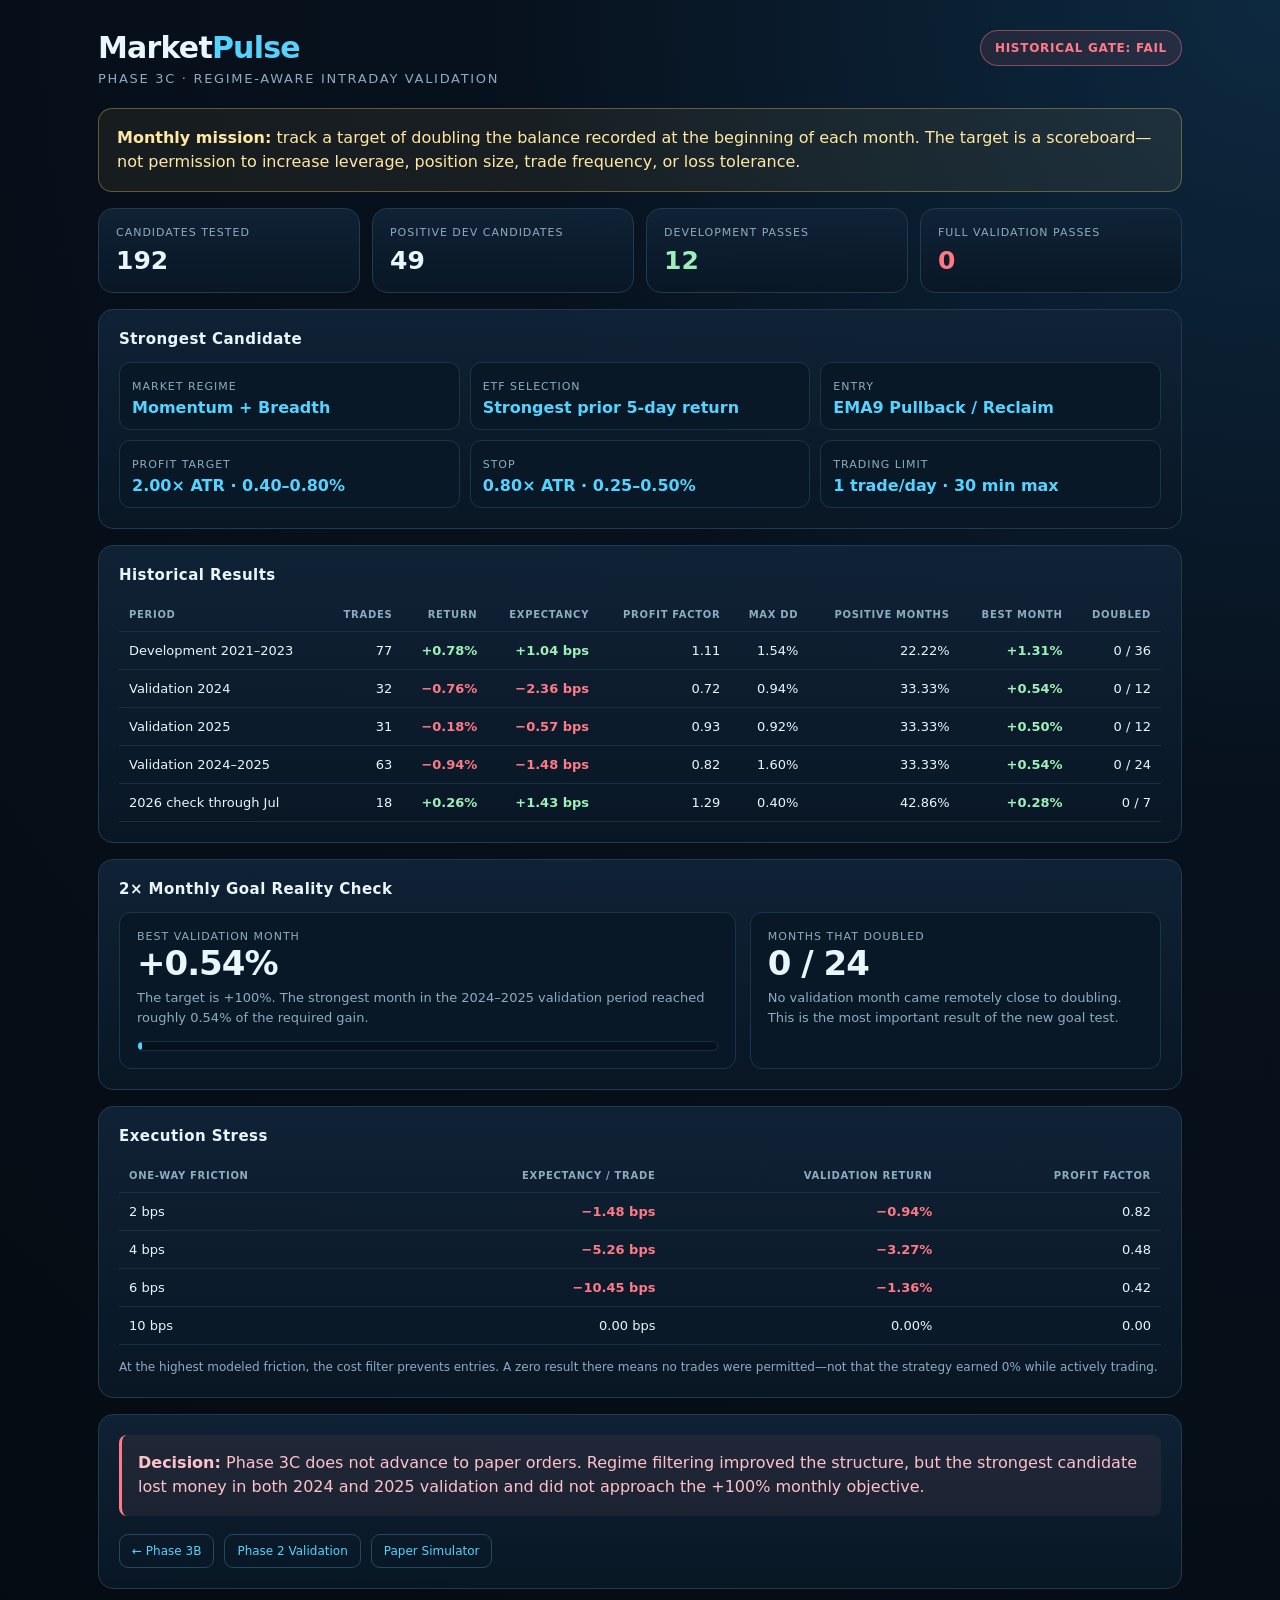
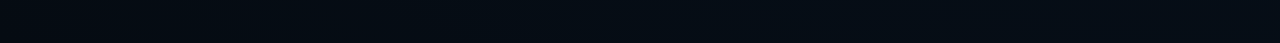
<file: phase3c.html>
<!doctype html>
<html lang="en">
<head>
<meta charset="utf-8" />
<meta name="viewport" content="width=device-width,initial-scale=1" />
<title>MarketPulse — Phase 3C</title>
<style>
:root{--bg:#07111d;--panel:#0c1a29;--panel2:#102337;--line:#213a50;--text:#eaf6ff;--muted:#8eabc0;--cyan:#54d3ff;--green:#9df1b8;--yellow:#ffd66b;--red:#ff7a86}
*{box-sizing:border-box}body{margin:0;background:radial-gradient(circle at top right,#0d2940 0,#07111d 38%,#050b12 100%);color:var(--text);font-family:Inter,ui-sans-serif,system-ui,-apple-system,BlinkMacSystemFont,"Segoe UI",sans-serif;min-height:100vh}.wrap{max-width:1120px;margin:auto;padding:30px 18px 54px}.top{display:flex;justify-content:space-between;gap:18px;align-items:flex-start;flex-wrap:wrap}.brand{font-size:30px;font-weight:850;letter-spacing:-.8px}.brand span{color:var(--cyan)}.eyebrow{margin-top:6px;color:var(--muted);font-size:13px;letter-spacing:.13em;text-transform:uppercase}.pill{border:1px solid rgba(255,122,134,.45);background:rgba(255,122,134,.1);color:var(--red);font-weight:800;padding:10px 14px;border-radius:999px;font-size:12px;letter-spacing:.06em}.banner{margin-top:22px;padding:17px 18px;border:1px solid rgba(255,214,107,.32);background:rgba(255,214,107,.07);border-radius:14px;color:#ffe8a2;line-height:1.5}.grid{display:grid;grid-template-columns:repeat(4,1fr);gap:12px;margin-top:16px}.card,.panel{background:linear-gradient(180deg,rgba(16,35,55,.92),rgba(9,23,37,.96));border:1px solid var(--line);border-radius:15px}.card{padding:17px}.k{color:var(--muted);font-size:11px;text-transform:uppercase;letter-spacing:.09em}.v{font-size:25px;font-weight:850;margin-top:7px}.v.bad{color:var(--red)}.v.good{color:var(--green)}.v.warn{color:var(--yellow)}.panel{padding:20px;margin-top:16px}.panel h2{font-size:15px;margin:0 0 14px;letter-spacing:.03em}.strategy{display:grid;grid-template-columns:repeat(3,1fr);gap:10px}.strategy div{background:#091827;border:1px solid #1a354a;border-radius:11px;padding:12px}.strategy b{display:block;color:var(--cyan);margin-top:4px}.tablewrap{overflow:auto}table{border-collapse:collapse;width:100%;min-width:810px}th,td{text-align:right;padding:11px 10px;border-bottom:1px solid #173044;font-size:13px;white-space:nowrap}th:first-child,td:first-child{text-align:left}th{color:var(--muted);font-size:10px;text-transform:uppercase;letter-spacing:.07em}td.neg{color:var(--red);font-weight:750}td.pos{color:var(--green);font-weight:750}.goal{display:grid;grid-template-columns:1.2fr .8fr;gap:14px}.goalbox{background:#091827;border:1px solid #1a354a;border-radius:12px;padding:17px}.big{font-size:34px;font-weight:900;letter-spacing:-1px}.sub{color:var(--muted);font-size:13px;line-height:1.5;margin-top:5px}.bar{height:10px;background:#07111d;border-radius:99px;overflow:hidden;margin-top:14px;border:1px solid #173044}.bar i{display:block;height:100%;width:.54%;min-width:4px;background:var(--cyan);border-radius:99px}.alert{padding:16px;border-left:3px solid var(--red);background:rgba(255,122,134,.07);border-radius:8px;color:#ffc1c7;line-height:1.55}.note{color:var(--muted);font-size:12px;line-height:1.55;margin-top:13px}.links{display:flex;gap:10px;flex-wrap:wrap;margin-top:18px}.links a{color:var(--cyan);text-decoration:none;border:1px solid #25485f;border-radius:9px;padding:9px 12px;font-size:12px}.links a:hover{background:#10293d}@media(max-width:800px){.grid{grid-template-columns:repeat(2,1fr)}.strategy{grid-template-columns:1fr 1fr}.goal{grid-template-columns:1fr}}@media(max-width:500px){.grid,.strategy{grid-template-columns:1fr}.wrap{padding:22px 13px 42px}.brand{font-size:26px}}
</style>
</head>
<body><main class="wrap">
<div class="top"><div><div class="brand">Market<span>Pulse</span></div><div class="eyebrow">Phase 3C · Regime-Aware Intraday Validation</div></div><div class="pill">HISTORICAL GATE: FAIL</div></div>
<div class="banner"><b>Monthly mission:</b> track a target of doubling the balance recorded at the beginning of each month. The target is a scoreboard—not permission to increase leverage, position size, trade frequency, or loss tolerance.</div>
<section class="grid">
<div class="card"><div class="k">Candidates Tested</div><div class="v">192</div></div>
<div class="card"><div class="k">Positive Dev Candidates</div><div class="v">49</div></div>
<div class="card"><div class="k">Development Passes</div><div class="v good">12</div></div>
<div class="card"><div class="k">Full Validation Passes</div><div class="v bad">0</div></div>
</section>
<section class="panel"><h2>Strongest Candidate</h2><div class="strategy">
<div><span class="k">Market Regime</span><b>Momentum + Breadth</b></div>
<div><span class="k">ETF Selection</span><b>Strongest prior 5-day return</b></div>
<div><span class="k">Entry</span><b>EMA9 Pullback / Reclaim</b></div>
<div><span class="k">Profit Target</span><b>2.00× ATR · 0.40–0.80%</b></div>
<div><span class="k">Stop</span><b>0.80× ATR · 0.25–0.50%</b></div>
<div><span class="k">Trading Limit</span><b>1 trade/day · 30 min max</b></div>
</div></section>
<section class="panel"><h2>Historical Results</h2><div class="tablewrap"><table><thead><tr><th>Period</th><th>Trades</th><th>Return</th><th>Expectancy</th><th>Profit Factor</th><th>Max DD</th><th>Positive Months</th><th>Best Month</th><th>Doubled</th></tr></thead><tbody>
<tr><td>Development 2021–2023</td><td>77</td><td class="pos">+0.78%</td><td class="pos">+1.04 bps</td><td>1.11</td><td>1.54%</td><td>22.22%</td><td class="pos">+1.31%</td><td>0 / 36</td></tr>
<tr><td>Validation 2024</td><td>32</td><td class="neg">−0.76%</td><td class="neg">−2.36 bps</td><td>0.72</td><td>0.94%</td><td>33.33%</td><td class="pos">+0.54%</td><td>0 / 12</td></tr>
<tr><td>Validation 2025</td><td>31</td><td class="neg">−0.18%</td><td class="neg">−0.57 bps</td><td>0.93</td><td>0.92%</td><td>33.33%</td><td class="pos">+0.50%</td><td>0 / 12</td></tr>
<tr><td>Validation 2024–2025</td><td>63</td><td class="neg">−0.94%</td><td class="neg">−1.48 bps</td><td>0.82</td><td>1.60%</td><td>33.33%</td><td class="pos">+0.54%</td><td>0 / 24</td></tr>
<tr><td>2026 check through Jul</td><td>18</td><td class="pos">+0.26%</td><td class="pos">+1.43 bps</td><td>1.29</td><td>0.40%</td><td>42.86%</td><td class="pos">+0.28%</td><td>0 / 7</td></tr>
</tbody></table></div></section>
<section class="panel"><h2>2× Monthly Goal Reality Check</h2><div class="goal"><div class="goalbox"><div class="k">Best Validation Month</div><div class="big">+0.54%</div><div class="sub">The target is +100%. The strongest month in the 2024–2025 validation period reached roughly 0.54% of the required gain.</div><div class="bar"><i></i></div></div><div class="goalbox"><div class="k">Months That Doubled</div><div class="big">0 / 24</div><div class="sub">No validation month came remotely close to doubling. This is the most important result of the new goal test.</div></div></div></section>
<section class="panel"><h2>Execution Stress</h2><div class="tablewrap"><table><thead><tr><th>One-Way Friction</th><th>Expectancy / Trade</th><th>Validation Return</th><th>Profit Factor</th></tr></thead><tbody>
<tr><td>2 bps</td><td class="neg">−1.48 bps</td><td class="neg">−0.94%</td><td>0.82</td></tr>
<tr><td>4 bps</td><td class="neg">−5.26 bps</td><td class="neg">−3.27%</td><td>0.48</td></tr>
<tr><td>6 bps</td><td class="neg">−10.45 bps</td><td class="neg">−1.36%</td><td>0.42</td></tr>
<tr><td>10 bps</td><td>0.00 bps</td><td>0.00%</td><td>0.00</td></tr>
</tbody></table></div><div class="note">At the highest modeled friction, the cost filter prevents entries. A zero result there means no trades were permitted—not that the strategy earned 0% while actively trading.</div></section>
<section class="panel"><div class="alert"><b>Decision:</b> Phase 3C does not advance to paper orders. Regime filtering improved the structure, but the strongest candidate lost money in both 2024 and 2025 validation and did not approach the +100% monthly objective.</div><div class="links"><a href="phase3b.html">← Phase 3B</a><a href="validation.html">Phase 2 Validation</a><a href="index.html">Paper Simulator</a></div></section>
</main></body></html>
</file>
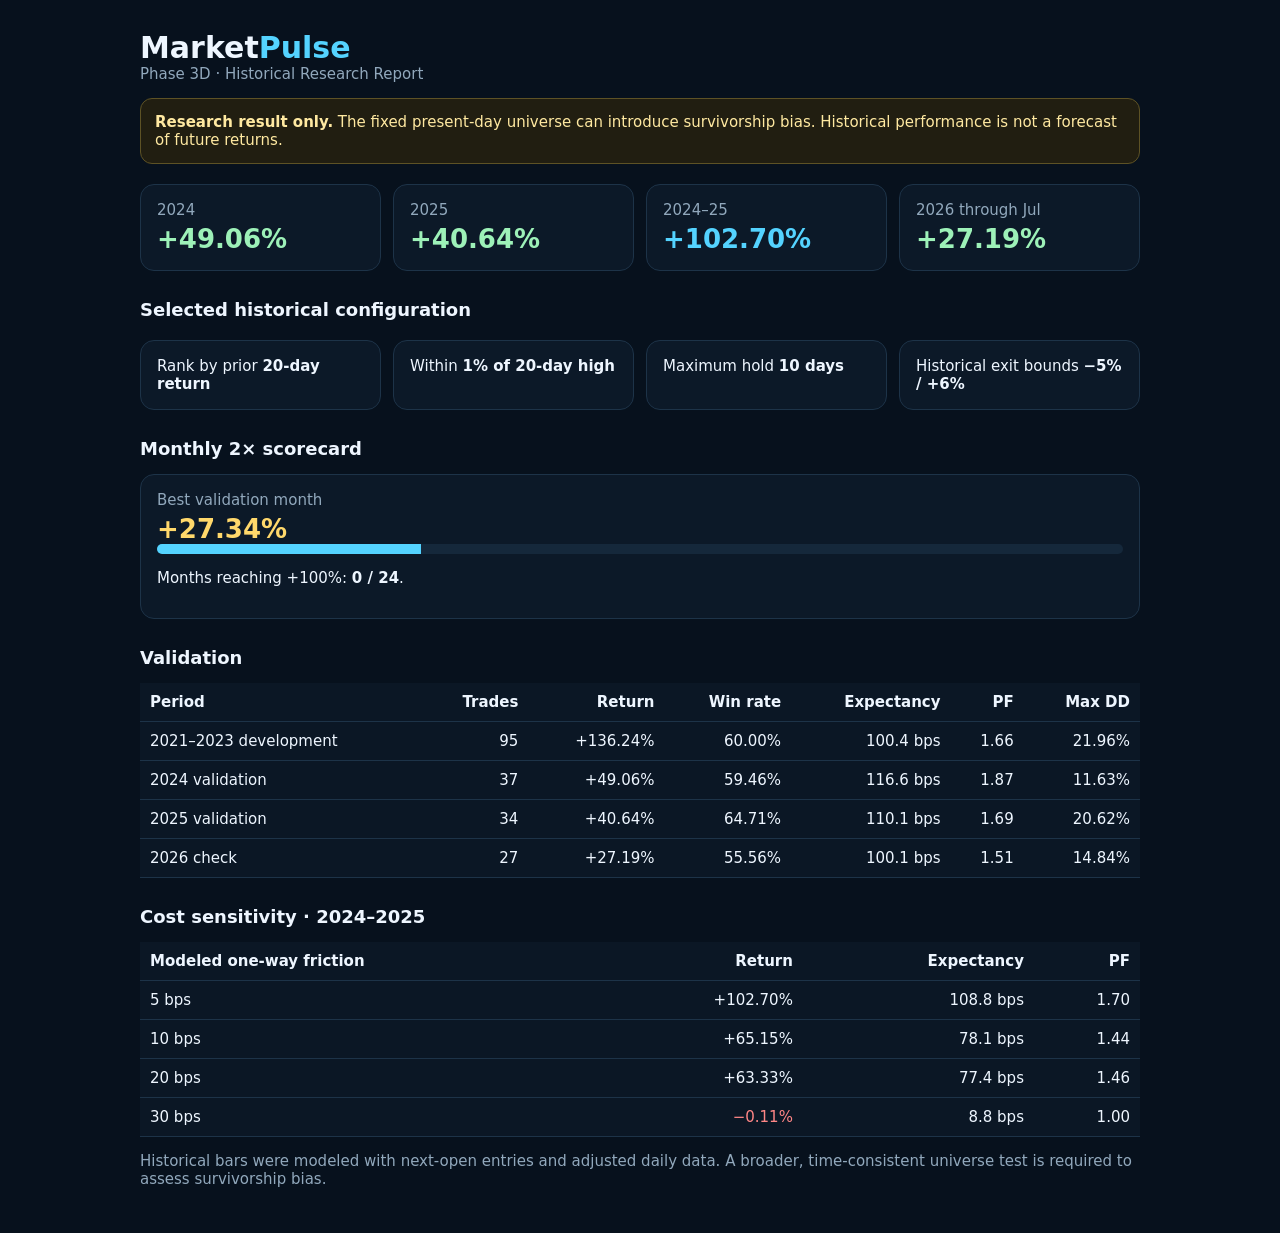
<file: phase3d.html>
<!doctype html><html><head><meta charset="utf-8"><meta name="viewport" content="width=device-width,initial-scale=1"><title>MarketPulse Phase 3D</title><style>body{margin:0;background:#07111d;color:#eef6ff;font:15px system-ui}.w{max-width:1000px;margin:auto;padding:30px 18px}.h{font-size:30px;font-weight:800}.c{color:#54d3ff}.mut{color:#91a8bc}.grid{display:grid;grid-template-columns:repeat(4,1fr);gap:12px;margin:20px 0}.card{background:#0c1928;border:1px solid #1d3348;border-radius:14px;padding:16px}.big{font-size:26px;font-weight:800;margin-top:5px}.g{color:#9df1b8}.y{color:#ffd86b}.r{color:#ff8686}h2{font-size:18px;margin-top:28px}table{width:100%;border-collapse:collapse;background:#0b1725}th,td{border-bottom:1px solid #1d3348;padding:10px;text-align:right}th:first-child,td:first-child{text-align:left}.warn{padding:14px;border:1px solid #5d5225;background:#211e11;border-radius:12px;color:#ffe9a1}.bar{height:10px;background:#15283b;border-radius:9px;overflow:hidden}.fill{width:27.34%;height:100%;background:#54d3ff}@media(max-width:760px){.grid{grid-template-columns:1fr 1fr}table{display:block;overflow:auto;white-space:nowrap}}</style></head><body><main class="w"><div class="h">Market<span class="c">Pulse</span></div><div class="mut">Phase 3D · Historical Research Report</div><p class="warn"><b>Research result only.</b> The fixed present-day universe can introduce survivorship bias. Historical performance is not a forecast of future returns.</p><section class="grid"><div class="card"><div class="mut">2024</div><div class="big g">+49.06%</div></div><div class="card"><div class="mut">2025</div><div class="big g">+40.64%</div></div><div class="card"><div class="mut">2024–25</div><div class="big c">+102.70%</div></div><div class="card"><div class="mut">2026 through Jul</div><div class="big g">+27.19%</div></div></section><h2>Selected historical configuration</h2><div class="grid"><div class="card">Rank by prior <b>20-day return</b></div><div class="card">Within <b>1% of 20-day high</b></div><div class="card">Maximum hold <b>10 days</b></div><div class="card">Historical exit bounds <b>−5% / +6%</b></div></div><h2>Monthly 2× scorecard</h2><div class="card"><div class="mut">Best validation month</div><div class="big y">+27.34%</div><div class="bar"><div class="fill"></div></div><p>Months reaching +100%: <b>0 / 24</b>.</p></div><h2>Validation</h2><table><tr><th>Period</th><th>Trades</th><th>Return</th><th>Win rate</th><th>Expectancy</th><th>PF</th><th>Max DD</th></tr><tr><td>2021–2023 development</td><td>95</td><td>+136.24%</td><td>60.00%</td><td>100.4 bps</td><td>1.66</td><td>21.96%</td></tr><tr><td>2024 validation</td><td>37</td><td>+49.06%</td><td>59.46%</td><td>116.6 bps</td><td>1.87</td><td>11.63%</td></tr><tr><td>2025 validation</td><td>34</td><td>+40.64%</td><td>64.71%</td><td>110.1 bps</td><td>1.69</td><td>20.62%</td></tr><tr><td>2026 check</td><td>27</td><td>+27.19%</td><td>55.56%</td><td>100.1 bps</td><td>1.51</td><td>14.84%</td></tr></table><h2>Cost sensitivity · 2024–2025</h2><table><tr><th>Modeled one-way friction</th><th>Return</th><th>Expectancy</th><th>PF</th></tr><tr><td>5 bps</td><td>+102.70%</td><td>108.8 bps</td><td>1.70</td></tr><tr><td>10 bps</td><td>+65.15%</td><td>78.1 bps</td><td>1.44</td></tr><tr><td>20 bps</td><td>+63.33%</td><td>77.4 bps</td><td>1.46</td></tr><tr><td>30 bps</td><td class="r">−0.11%</td><td>8.8 bps</td><td>1.00</td></tr></table><p class="mut">Historical bars were modeled with next-open entries and adjusted daily data. A broader, time-consistent universe test is required to assess survivorship bias.</p></main></body></html>
</file>
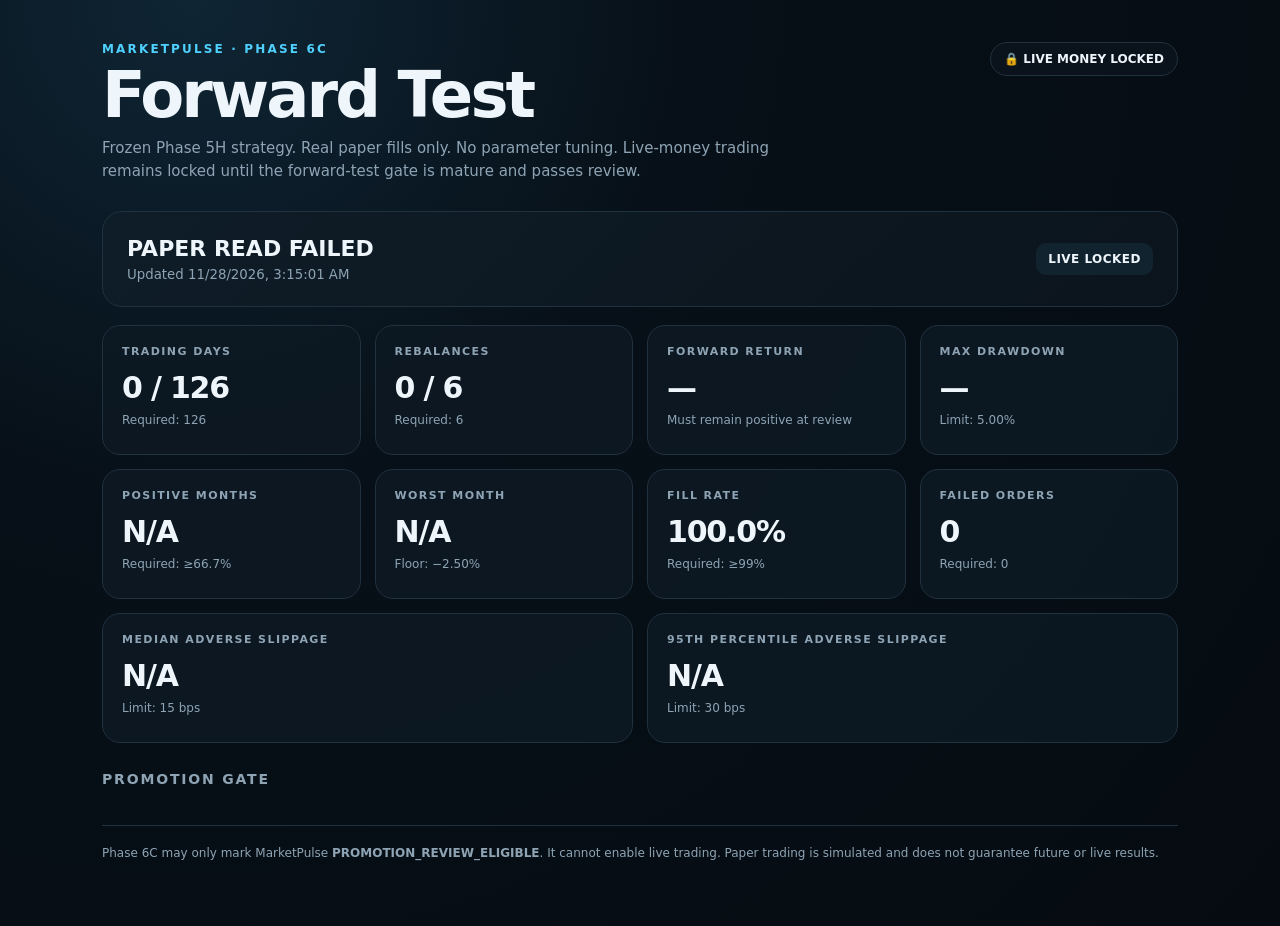
<file: phase6c.html>
<!doctype html>
<html lang="en">
<head>
<meta charset="utf-8" />
<meta name="viewport" content="width=device-width,initial-scale=1" />
<title>MarketPulse — Forward Test</title>
<style>
:root{color-scheme:dark;--bg:#071018;--panel:#0d1822;--line:#20313f;--text:#eef6fb;--muted:#8ea4b4;--good:#5ee6a8;--warn:#ffd166;--bad:#ff6b6b;--accent:#4fd1ff}*{box-sizing:border-box}body{margin:0;background:radial-gradient(circle at 15% 0,#0f2534 0,#071018 35%,#050b11 100%);font-family:Inter,ui-sans-serif,system-ui,-apple-system,BlinkMacSystemFont,"Segoe UI",sans-serif;color:var(--text);min-height:100vh}.wrap{max-width:1120px;margin:0 auto;padding:42px 22px 64px}.brand{display:flex;justify-content:space-between;gap:24px;align-items:flex-start;margin-bottom:28px}.eyebrow{font-size:12px;letter-spacing:.18em;text-transform:uppercase;color:var(--accent);font-weight:800}.brand h1{font-size:clamp(34px,6vw,64px);line-height:.98;margin:8px 0 10px;letter-spacing:-.045em}.sub{color:var(--muted);max-width:710px;font-size:15px;line-height:1.55}.lock{border:1px solid var(--line);background:#0a131b;border-radius:999px;padding:9px 13px;font-size:12px;font-weight:800;white-space:nowrap}.status{border:1px solid var(--line);background:linear-gradient(135deg,#0f1d28,#0b141c);border-radius:20px;padding:24px;margin-bottom:18px;display:flex;justify-content:space-between;gap:18px;align-items:center}.status strong{font-size:22px}.status small{display:block;color:var(--muted);margin-top:6px}.badge{padding:9px 12px;border-radius:10px;background:#122330;font-size:12px;font-weight:900;letter-spacing:.04em}.grid{display:grid;grid-template-columns:repeat(4,1fr);gap:14px}.card{border:1px solid var(--line);background:rgba(13,24,34,.92);border-radius:18px;padding:19px;min-height:130px}.card .k{font-size:11px;text-transform:uppercase;letter-spacing:.13em;color:var(--muted);font-weight:800}.card .v{font-size:30px;font-weight:850;letter-spacing:-.04em;margin-top:12px}.card .d{font-size:12px;color:var(--muted);margin-top:8px}.wide{grid-column:span 2}.section{margin-top:28px}.section h2{font-size:14px;text-transform:uppercase;letter-spacing:.13em;color:var(--muted);margin:0 0 12px}.gate{display:grid;grid-template-columns:repeat(2,1fr);gap:9px}.check{border:1px solid var(--line);border-radius:12px;padding:12px 14px;background:#0a141c;display:flex;justify-content:space-between;gap:12px;font-size:13px}.pass{color:var(--good);font-weight:900}.wait{color:var(--warn);font-weight:900}.bad{color:var(--bad)!important}.good{color:var(--good)!important}.footer{color:var(--muted);font-size:12px;line-height:1.5;margin-top:26px;border-top:1px solid var(--line);padding-top:18px}@media(max-width:800px){.grid{grid-template-columns:repeat(2,1fr)}.brand{display:block}.lock{display:inline-block;margin-top:14px}}@media(max-width:520px){.grid,.gate{grid-template-columns:1fr}.wide{grid-column:span 1}.status{display:block}.badge{display:inline-block;margin-top:14px}}
</style>
</head>
<body><main class="wrap">
<div class="brand"><div><div class="eyebrow">MarketPulse · Phase 6C</div><h1>Forward Test</h1><div class="sub">Frozen Phase 5H strategy. Real paper fills only. No parameter tuning. Live-money trading remains locked until the forward-test gate is mature and passes review.</div></div><div class="lock">🔒 LIVE MONEY LOCKED</div></div>
<div class="status"><div><strong id="status">Loading…</strong><small id="timestamp">Reading latest paper-trading state</small></div><div class="badge" id="badge">FORWARD TEST</div></div>
<div class="grid">
<div class="card"><div class="k">Trading days</div><div class="v" id="days">—</div><div class="d">Required: 126</div></div>
<div class="card"><div class="k">Rebalances</div><div class="v" id="rebalances">—</div><div class="d">Required: 6</div></div>
<div class="card"><div class="k">Forward return</div><div class="v" id="return">—</div><div class="d">Must remain positive at review</div></div>
<div class="card"><div class="k">Max drawdown</div><div class="v" id="dd">—</div><div class="d">Limit: 5.00%</div></div>
<div class="card"><div class="k">Positive months</div><div class="v" id="months">—</div><div class="d">Required: ≥66.7%</div></div>
<div class="card"><div class="k">Worst month</div><div class="v" id="worst">—</div><div class="d">Floor: −2.50%</div></div>
<div class="card"><div class="k">Fill rate</div><div class="v" id="fills">—</div><div class="d">Required: ≥99%</div></div>
<div class="card"><div class="k">Failed orders</div><div class="v" id="failed">—</div><div class="d">Required: 0</div></div>
<div class="card wide"><div class="k">Median adverse slippage</div><div class="v" id="median">—</div><div class="d">Limit: 15 bps</div></div>
<div class="card wide"><div class="k">95th percentile adverse slippage</div><div class="v" id="p95">—</div><div class="d">Limit: 30 bps</div></div>
</div>
<section class="section"><h2>Promotion gate</h2><div class="gate" id="gate"></div></section>
<div class="footer">Phase 6C may only mark MarketPulse <b>PROMOTION_REVIEW_ELIGIBLE</b>. It cannot enable live trading. Paper trading is simulated and does not guarantee future or live results.</div>
</main>
<script>
const pct=(x,d=2)=>x==null?'—':`${x>=0?'+':''}${Number(x).toFixed(d)}%`;
const bps=x=>x==null?'N/A':`${Number(x).toFixed(2)} bps`;
function tone(el,val,goodWhenPositive=true){if(val==null)return;el.classList.remove('good','bad');if(goodWhenPositive?(val>0):(val<=0))el.classList.add('good');else el.classList.add('bad')}
fetch(`phase6c_forward_status.json?t=${Date.now()}`).then(r=>r.json()).then(s=>{
 document.getElementById('status').textContent=(s.status||'UNKNOWN').replaceAll('_',' ');
 document.getElementById('timestamp').textContent=s.timestamp_utc?`Updated ${new Date(s.timestamp_utc).toLocaleString()}`:'No update yet';
 const p=s.performance||{},e=s.execution||{};
 document.getElementById('days').textContent=`${p.trading_days||0} / 126`;
 document.getElementById('rebalances').textContent=`${s.rebalance_count||0} / 6`;
 const ret=document.getElementById('return');ret.textContent=pct(p.cumulative_return_pct);tone(ret,p.cumulative_return_pct,true);
 const dd=document.getElementById('dd');dd.textContent=pct(p.max_drawdown_pct);if(p.max_drawdown_pct!=null)dd.classList.add(p.max_drawdown_pct<=5?'good':'bad');
 document.getElementById('months').textContent=p.completed_months?`${Number(p.positive_month_rate_pct).toFixed(1)}%`:'N/A';
 document.getElementById('worst').textContent=p.completed_months?pct(p.worst_month_pct):'N/A';
 document.getElementById('fills').textContent=`${Number(e.fill_rate_pct??100).toFixed(1)}%`;
 document.getElementById('failed').textContent=e.failed_order_count??0;
 document.getElementById('median').textContent=bps(e.median_adverse_slippage_bps);
 document.getElementById('p95').textContent=bps(e.p95_adverse_slippage_bps);
 const gate=document.getElementById('gate');gate.innerHTML='';Object.entries(s.gate_checks||{}).forEach(([k,v])=>{const d=document.createElement('div');d.className='check';d.innerHTML=`<span>${k.replaceAll('_',' ')}</span><span class="${v?'pass':'wait'}">${v?'PASS':'WAIT/FAIL'}</span>`;gate.appendChild(d)});
 const badge=document.getElementById('badge');badge.textContent=s.live_trading_locked?'LIVE LOCKED':'CHECK LOCK';
}).catch(err=>{document.getElementById('status').textContent='STATUS NOT AVAILABLE';document.getElementById('timestamp').textContent=String(err)});
</script></body></html>
</file>
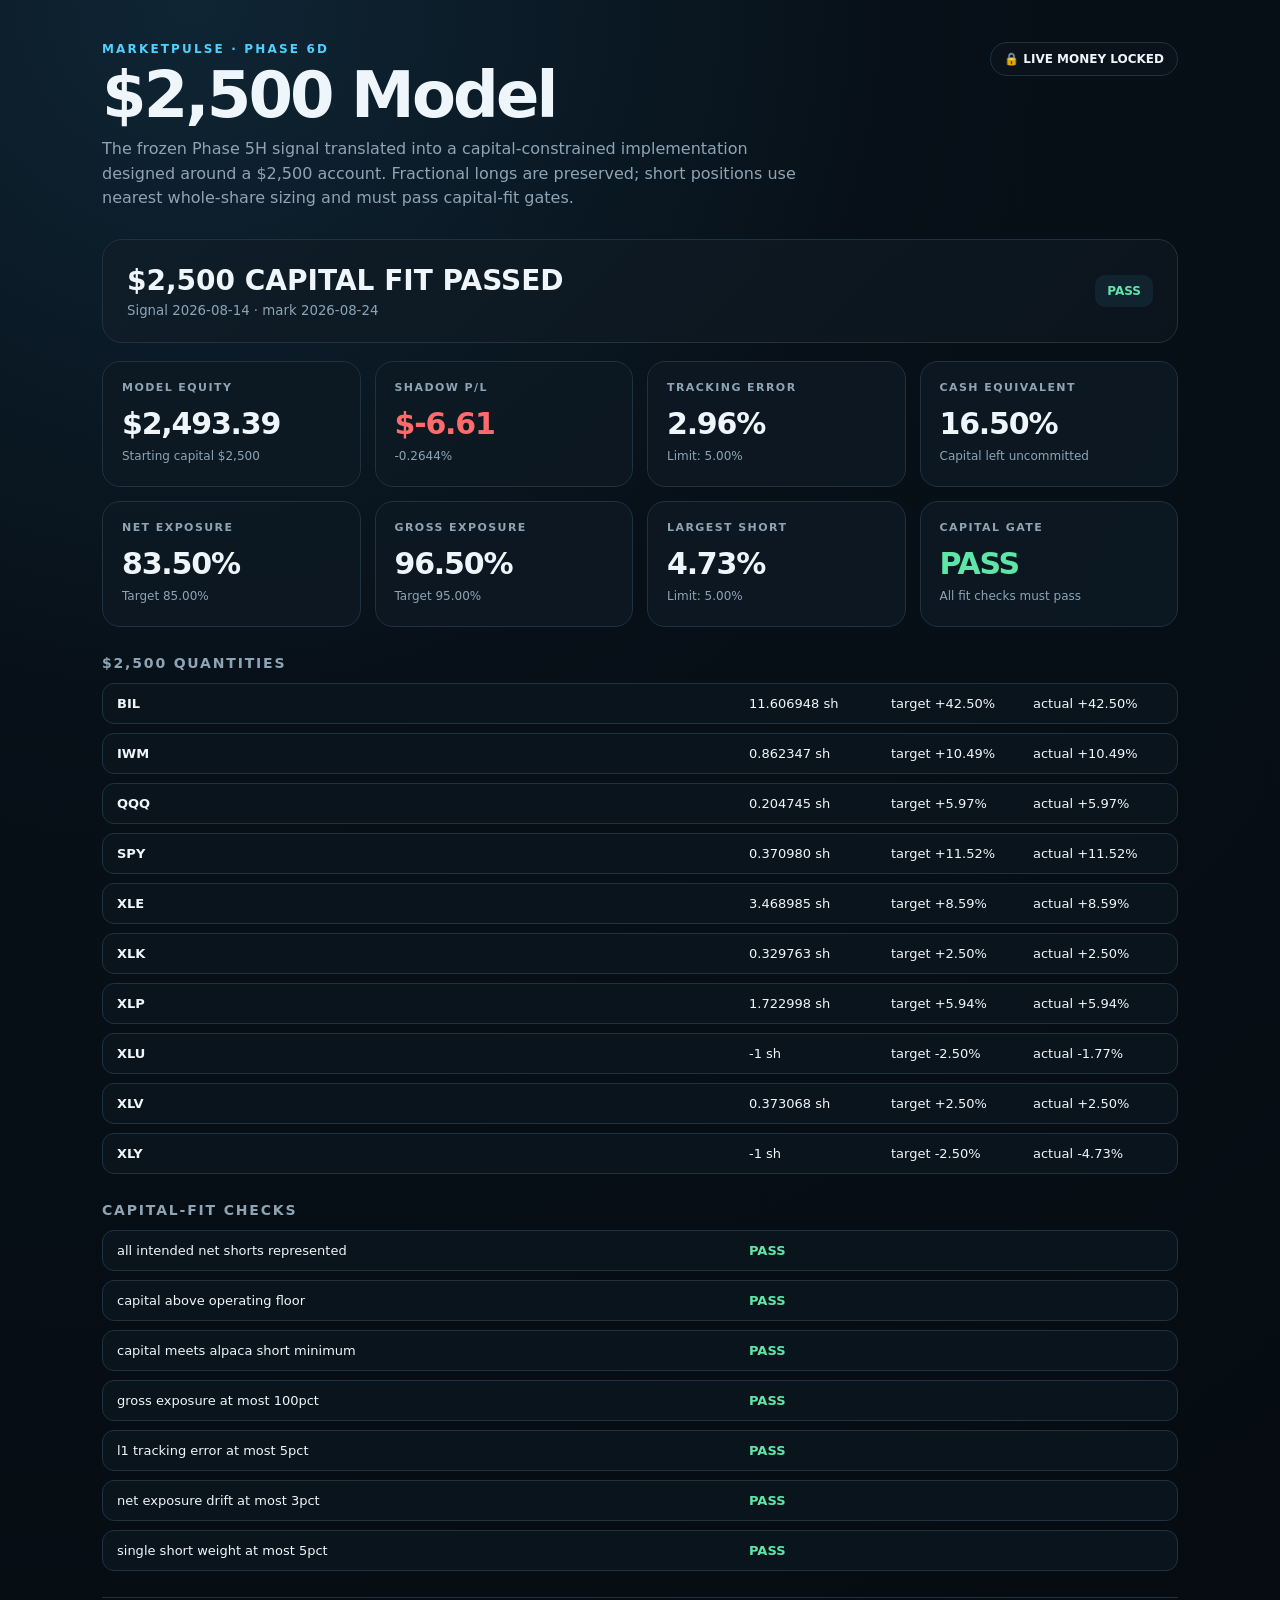
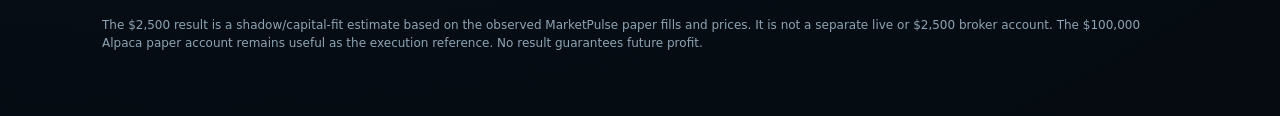
<file: phase6d.html>
<!doctype html>
<html lang="en"><head><meta charset="utf-8"><meta name="viewport" content="width=device-width,initial-scale=1"><title>MarketPulse — $2,500 Model</title><style>:root{color-scheme:dark;--bg:#071018;--panel:#0d1822;--line:#20313f;--text:#eef6fb;--muted:#8ea4b4;--good:#5ee6a8;--warn:#ffd166;--bad:#ff6b6b;--accent:#4fd1ff}*{box-sizing:border-box}body{margin:0;background:radial-gradient(circle at 15% 0,#0f2534 0,#071018 35%,#050b11 100%);font-family:Inter,ui-sans-serif,system-ui,-apple-system,BlinkMacSystemFont,"Segoe UI",sans-serif;color:var(--text);min-height:100vh}.wrap{max-width:1120px;margin:0 auto;padding:42px 22px 64px}.brand{display:flex;justify-content:space-between;gap:24px;align-items:flex-start;margin-bottom:28px}.eyebrow{font-size:12px;letter-spacing:.18em;text-transform:uppercase;color:var(--accent);font-weight:800}h1{font-size:clamp(34px,6vw,64px);line-height:.98;margin:8px 0 10px;letter-spacing:-.045em}.sub{color:var(--muted);max-width:720px;line-height:1.55}.lock{border:1px solid var(--line);background:#0a131b;border-radius:999px;padding:9px 13px;font-size:12px;font-weight:800;white-space:nowrap}.hero{border:1px solid var(--line);background:linear-gradient(135deg,#0f1d28,#0b141c);border-radius:20px;padding:24px;margin-bottom:18px;display:flex;justify-content:space-between;gap:18px;align-items:center}.hero strong{font-size:28px}.hero small{display:block;color:var(--muted);margin-top:6px}.badge{padding:9px 12px;border-radius:10px;background:#122330;font-size:12px;font-weight:900}.grid{display:grid;grid-template-columns:repeat(4,1fr);gap:14px}.card{border:1px solid var(--line);background:rgba(13,24,34,.92);border-radius:18px;padding:19px;min-height:126px}.k{font-size:11px;text-transform:uppercase;letter-spacing:.13em;color:var(--muted);font-weight:800}.v{font-size:30px;font-weight:850;letter-spacing:-.04em;margin-top:12px}.d{font-size:12px;color:var(--muted);margin-top:8px}.good{color:var(--good)}.bad{color:var(--bad)}.section{margin-top:28px}.section h2{font-size:14px;text-transform:uppercase;letter-spacing:.13em;color:var(--muted);margin:0 0 12px}.rows{display:grid;gap:9px}.row{border:1px solid var(--line);border-radius:12px;padding:12px 14px;background:#0a141c;display:grid;grid-template-columns:1fr repeat(3,minmax(90px,130px));gap:12px;align-items:center;font-size:13px}.pass{color:var(--good);font-weight:900}.fail{color:var(--bad);font-weight:900}.footer{color:var(--muted);font-size:12px;line-height:1.5;margin-top:26px;border-top:1px solid var(--line);padding-top:18px}@media(max-width:800px){.grid{grid-template-columns:repeat(2,1fr)}.brand{display:block}.lock{display:inline-block;margin-top:14px}.row{grid-template-columns:1fr 1fr}}@media(max-width:520px){.grid{grid-template-columns:1fr}.hero{display:block}.badge{display:inline-block;margin-top:14px}}</style></head><body><main class="wrap"><div class="brand"><div><div class="eyebrow">MarketPulse · Phase 6D</div><h1>$2,500 Model</h1><div class="sub">The frozen Phase 5H signal translated into a capital-constrained implementation designed around a $2,500 account. Fractional longs are preserved; short positions use nearest whole-share sizing and must pass capital-fit gates.</div></div><div class="lock">🔒 LIVE MONEY LOCKED</div></div><div class="hero"><div><strong id="headline">Loading…</strong><small id="stamp">Reading the latest $2,500 fit</small></div><div class="badge" id="gateBadge">CAPITAL FIT</div></div><div class="grid"><div class="card"><div class="k">Model equity</div><div class="v" id="equity">—</div><div class="d">Starting capital $2,500</div></div><div class="card"><div class="k">Shadow P/L</div><div class="v" id="pnl">—</div><div class="d" id="ret">—</div></div><div class="card"><div class="k">Tracking error</div><div class="v" id="tracking">—</div><div class="d">Limit: 5.00%</div></div><div class="card"><div class="k">Cash equivalent</div><div class="v" id="cash">—</div><div class="d">Capital left uncommitted</div></div><div class="card"><div class="k">Net exposure</div><div class="v" id="net">—</div><div class="d" id="netTarget">—</div></div><div class="card"><div class="k">Gross exposure</div><div class="v" id="gross">—</div><div class="d" id="grossTarget">—</div></div><div class="card"><div class="k">Largest short</div><div class="v" id="short">—</div><div class="d">Limit: 5.00%</div></div><div class="card"><div class="k">Capital gate</div><div class="v" id="gate">—</div><div class="d">All fit checks must pass</div></div></div><section class="section"><h2>$2,500 quantities</h2><div class="rows" id="positions"></div></section><section class="section"><h2>Capital-fit checks</h2><div class="rows" id="checks"></div></section><div class="footer">The $2,500 result is a shadow/capital-fit estimate based on the observed MarketPulse paper fills and prices. It is not a separate live or $2,500 broker account. The $100,000 Alpaca paper account remains useful as the execution reference. No result guarantees future profit.</div></main><script>const money=x=>x==null?'—':`$${Number(x).toLocaleString(undefined,{minimumFractionDigits:2,maximumFractionDigits:2})}`;const pct=(x,d=2)=>x==null?'—':`${Number(x).toFixed(d)}%`;fetch(`phase6d_2500_capital_fit.json?t=${Date.now()}`).then(r=>r.json()).then(s=>{document.getElementById('headline').textContent=s.gate==='PASS'?'$2,500 CAPITAL FIT PASSED':'$2,500 CAPITAL FIT FAILED';document.getElementById('stamp').textContent=`Signal ${s.signal_date||'—'} · mark ${s.shadow_mark_date||'—'}`;document.getElementById('gateBadge').textContent=s.gate;document.getElementById('gateBadge').classList.add(s.gate==='PASS'?'good':'bad');document.getElementById('equity').textContent=money(s.shadow_equity??s.capital);const pnl=document.getElementById('pnl');pnl.textContent=`${s.shadow_pnl_dollars>=0?'+':''}${money(s.shadow_pnl_dollars)}`;pnl.classList.add(s.shadow_pnl_dollars>=0?'good':'bad');document.getElementById('ret').textContent=`${s.shadow_return_pct>=0?'+':''}${pct(s.shadow_return_pct,4)}`;document.getElementById('tracking').textContent=pct(s.l1_tracking_error_pct);document.getElementById('cash').textContent=pct(s.cash_equivalent_pct);document.getElementById('net').textContent=pct(s.represented_net_exposure_pct);document.getElementById('netTarget').textContent=`Target ${pct(s.target_net_exposure_pct)}`;document.getElementById('gross').textContent=pct(s.represented_gross_exposure_pct);document.getElementById('grossTarget').textContent=`Target ${pct(s.target_gross_exposure_pct)}`;document.getElementById('short').textContent=pct(s.largest_short_weight_pct);document.getElementById('gate').textContent=s.gate;document.getElementById('gate').classList.add(s.gate==='PASS'?'good':'bad');const p=document.getElementById('positions');(s.positions||[]).forEach(x=>{const d=document.createElement('div');d.className='row';d.innerHTML=`<b>${x.symbol}</b><span>${Number(x.quantity).toFixed(6).replace(/\.0+$/,'')} sh</span><span>target ${x.target_weight_pct>=0?'+':''}${x.target_weight_pct.toFixed(2)}%</span><span>actual ${x.represented_weight_pct>=0?'+':''}${x.represented_weight_pct.toFixed(2)}%</span>`;p.appendChild(d)});const c=document.getElementById('checks');Object.entries(s.checks||{}).forEach(([k,v])=>{const d=document.createElement('div');d.className='row';d.innerHTML=`<span>${k.replaceAll('_',' ')}</span><span class="${v?'pass':'fail'}">${v?'PASS':'FAIL'}</span>`;c.appendChild(d)})}).catch(e=>{document.getElementById('headline').textContent='STATUS NOT AVAILABLE';document.getElementById('stamp').textContent=String(e)});</script></body></html>
</file>
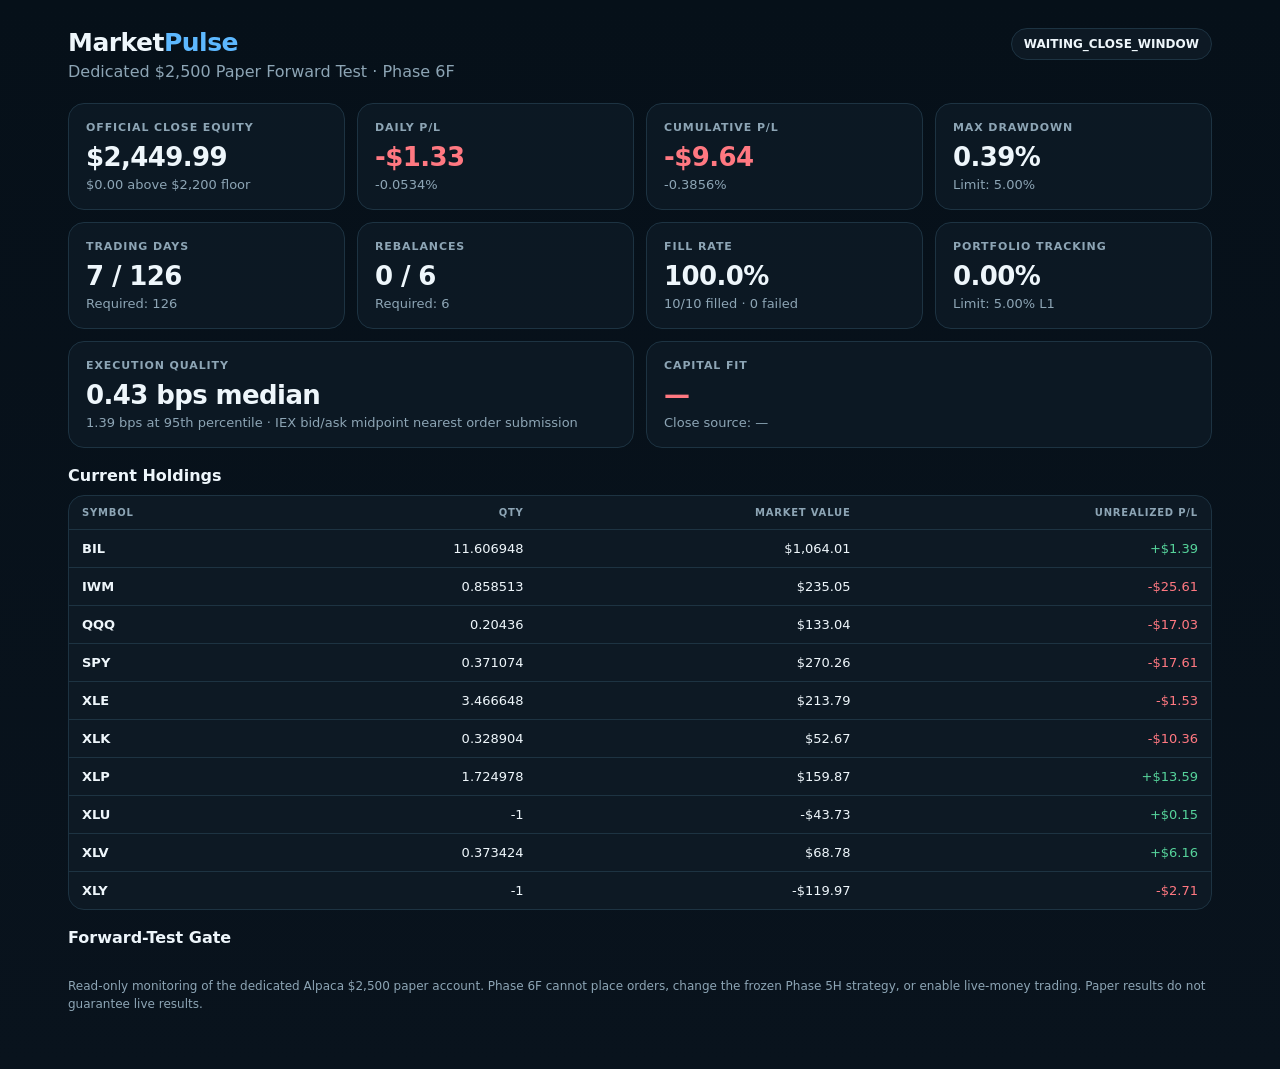
<file: phase6f.html>
<!doctype html>
<html lang="en">
<head>
  <meta charset="utf-8" />
  <meta name="viewport" content="width=device-width,initial-scale=1" />
  <title>MarketPulse — $2,500 Forward Test</title>
  <style>
    :root{--bg:#071019;--panel:#0d1924;--panel2:#101f2c;--text:#eef6fb;--muted:#8da5b5;--line:#1d3342;--good:#56d39b;--bad:#ff7881;--warn:#f6c85f;--accent:#5db8ff}
    *{box-sizing:border-box} body{margin:0;background:linear-gradient(180deg,#061019,#09131d);color:var(--text);font-family:Inter,ui-sans-serif,system-ui,-apple-system,BlinkMacSystemFont,"Segoe UI",sans-serif}
    .wrap{max-width:1180px;margin:auto;padding:28px 18px 56px}.top{display:flex;justify-content:space-between;gap:18px;align-items:flex-start;margin-bottom:22px}.brand{font-weight:800;font-size:25px;letter-spacing:-.5px}.brand span{color:var(--accent)}.sub{color:var(--muted);margin-top:5px}.badge{border:1px solid var(--line);background:var(--panel);padding:8px 12px;border-radius:999px;font-size:12px;font-weight:800;white-space:nowrap}
    .grid{display:grid;grid-template-columns:repeat(4,1fr);gap:12px}.card{background:rgba(13,25,36,.92);border:1px solid var(--line);border-radius:16px;padding:17px}.label{font-size:11px;text-transform:uppercase;letter-spacing:.9px;color:var(--muted);font-weight:800}.value{font-size:26px;font-weight:850;margin-top:8px;letter-spacing:-.6px}.small{font-size:13px;color:var(--muted);margin-top:5px}.good{color:var(--good)}.bad{color:var(--bad)}.warn{color:var(--warn)}
    .wide{grid-column:span 2}.section{margin-top:18px}.section h2{font-size:16px;margin:0 0 10px}.table{overflow:hidden;border:1px solid var(--line);border-radius:16px;background:var(--panel)}table{width:100%;border-collapse:collapse}th,td{padding:11px 13px;border-bottom:1px solid var(--line);text-align:right;font-size:13px}th:first-child,td:first-child{text-align:left}th{color:var(--muted);font-size:10px;text-transform:uppercase;letter-spacing:.8px}tr:last-child td{border-bottom:0}.gates{display:grid;grid-template-columns:repeat(2,1fr);gap:8px}.gate{display:flex;justify-content:space-between;gap:10px;border:1px solid var(--line);background:var(--panel);padding:11px 13px;border-radius:12px;font-size:12px}.gate .name{color:#c8d8e2}.gate .state{font-weight:850}.foot{margin-top:20px;color:var(--muted);font-size:12px;line-height:1.5}
    @media(max-width:850px){.grid{grid-template-columns:repeat(2,1fr)}.wide{grid-column:span 2}.gates{grid-template-columns:1fr}}@media(max-width:520px){.top{display:block}.badge{display:inline-block;margin-top:12px}.grid{grid-template-columns:1fr}.wide{grid-column:span 1}.value{font-size:23px}th,td{padding:9px 8px;font-size:11px}}
  </style>
</head>
<body>
<div class="wrap">
  <div class="top">
    <div><div class="brand">Market<span>Pulse</span></div><div class="sub">Dedicated $2,500 Paper Forward Test · Phase 6F</div></div>
    <div id="statusBadge" class="badge">Loading…</div>
  </div>

  <div class="grid">
    <div class="card"><div class="label">Official Close Equity</div><div id="equity" class="value">—</div><div id="floor" class="small">—</div></div>
    <div class="card"><div class="label">Daily P/L</div><div id="daily" class="value">—</div><div id="dailyPct" class="small">—</div></div>
    <div class="card"><div class="label">Cumulative P/L</div><div id="cum" class="value">—</div><div id="cumPct" class="small">—</div></div>
    <div class="card"><div class="label">Max Drawdown</div><div id="dd" class="value">—</div><div class="small">Limit: 5.00%</div></div>
    <div class="card"><div class="label">Trading Days</div><div id="days" class="value">—</div><div class="small">Required: 126</div></div>
    <div class="card"><div class="label">Rebalances</div><div id="rebalances" class="value">—</div><div class="small">Required: 6</div></div>
    <div class="card"><div class="label">Fill Rate</div><div id="fills" class="value">—</div><div id="orders" class="small">—</div></div>
    <div class="card"><div class="label">Portfolio Tracking</div><div id="tracking" class="value">—</div><div class="small">Limit: 5.00% L1</div></div>
    <div class="card wide"><div class="label">Execution Quality</div><div id="slippage" class="value">—</div><div id="slippage95" class="small">—</div></div>
    <div class="card wide"><div class="label">Capital Fit</div><div id="capitalFit" class="value">—</div><div id="markSource" class="small">—</div></div>
  </div>

  <div class="section"><h2>Current Holdings</h2><div class="table"><table><thead><tr><th>Symbol</th><th>Qty</th><th>Market Value</th><th>Unrealized P/L</th></tr></thead><tbody id="holdings"></tbody></table></div></div>
  <div class="section"><h2>Forward-Test Gate</h2><div id="gates" class="gates"></div></div>
  <div class="foot">Read-only monitoring of the dedicated Alpaca $2,500 paper account. Phase 6F cannot place orders, change the frozen Phase 5H strategy, or enable live-money trading. Paper results do not guarantee live results.</div>
</div>
<script>
const money=x=>new Intl.NumberFormat('en-US',{style:'currency',currency:'USD',minimumFractionDigits:2}).format(Number(x||0));
const pct=(x,d=2)=>`${Number(x||0).toFixed(d)}%`;
const signed=(x)=>`${Number(x)>=0?'+':''}${money(x)}`;
const tone=(x)=>Number(x)>0?'good':Number(x)<0?'bad':'';
function pretty(k){return k.replaceAll('_',' ').replace(/\b\w/g,m=>m.toUpperCase())}
async function load(){
  const r=await fetch(`phase6f_2500_forward_status.json?t=${Date.now()}`); const s=await r.json(); const p=s.performance||{}, e=s.execution||{};
  document.getElementById('statusBadge').textContent=s.status||'—';
  document.getElementById('equity').textContent=money(s.current_equity);
  document.getElementById('floor').textContent=`${money(s.operating_floor_buffer_dollars)} above $2,200 floor`;
  let d=document.getElementById('daily'); d.textContent=signed(p.daily_pnl_dollars); d.className=`value ${tone(p.daily_pnl_dollars)}`; document.getElementById('dailyPct').textContent=`${Number(p.daily_return_pct||0)>=0?'+':''}${pct(p.daily_return_pct,4)}`;
  let c=document.getElementById('cum'); c.textContent=signed(p.cumulative_pnl_dollars); c.className=`value ${tone(p.cumulative_pnl_dollars)}`; document.getElementById('cumPct').textContent=`${Number(p.cumulative_return_pct||0)>=0?'+':''}${pct(p.cumulative_return_pct,4)}`;
  document.getElementById('dd').textContent=pct(p.max_drawdown_pct,2); document.getElementById('days').textContent=`${p.trading_days||0} / 126`; document.getElementById('rebalances').textContent=`${s.rebalance_count||0} / 6`;
  document.getElementById('fills').textContent=pct(e.fill_rate_pct,1); document.getElementById('orders').textContent=`${e.filled_order_count||0}/${e.terminal_order_count||0} filled · ${e.failed_order_count||0} failed`;
  document.getElementById('tracking').textContent=pct(s.executed_tracking_l1_error_pct,2);
  document.getElementById('slippage').textContent=e.median_adverse_slippage_bps==null?'N/A':`${Number(e.median_adverse_slippage_bps).toFixed(2)} bps median`;
  document.getElementById('slippage95').textContent=e.p95_adverse_slippage_bps==null?'No measured quotes':`${Number(e.p95_adverse_slippage_bps).toFixed(2)} bps at 95th percentile · ${e.slippage_reference||''}`;
  const cf=document.getElementById('capitalFit'); cf.textContent=s.current_capital_fit_gate||'—'; cf.className=`value ${s.current_capital_fit_gate==='PASS'?'good':'bad'}`; document.getElementById('markSource').textContent=`Close source: ${s.close_mark_source||'—'}`;
  const body=document.getElementById('holdings'); body.innerHTML=''; Object.entries(s.positions||{}).sort().forEach(([sym,pos])=>{const tr=document.createElement('tr'); tr.innerHTML=`<td><strong>${sym}</strong></td><td>${Number(pos.qty||0).toFixed(6).replace(/0+$/,'').replace(/\.$/,'')}</td><td>${money(pos.market_value)}</td><td class="${tone(pos.unrealized_pl)}">${signed(pos.unrealized_pl)}</td>`; body.appendChild(tr)});
  const gates=document.getElementById('gates'); gates.innerHTML=''; Object.entries(s.gate_checks||{}).forEach(([k,v])=>{const div=document.createElement('div'); div.className='gate'; div.innerHTML=`<span class="name">${pretty(k)}</span><span class="state ${v?'good':'warn'}">${v?'PASS':'WAIT/FAIL'}</span>`; gates.appendChild(div)});
}
load().catch(err=>{document.getElementById('statusBadge').textContent='DATA ERROR';console.error(err)});
</script>
</body>
</html>
</file>
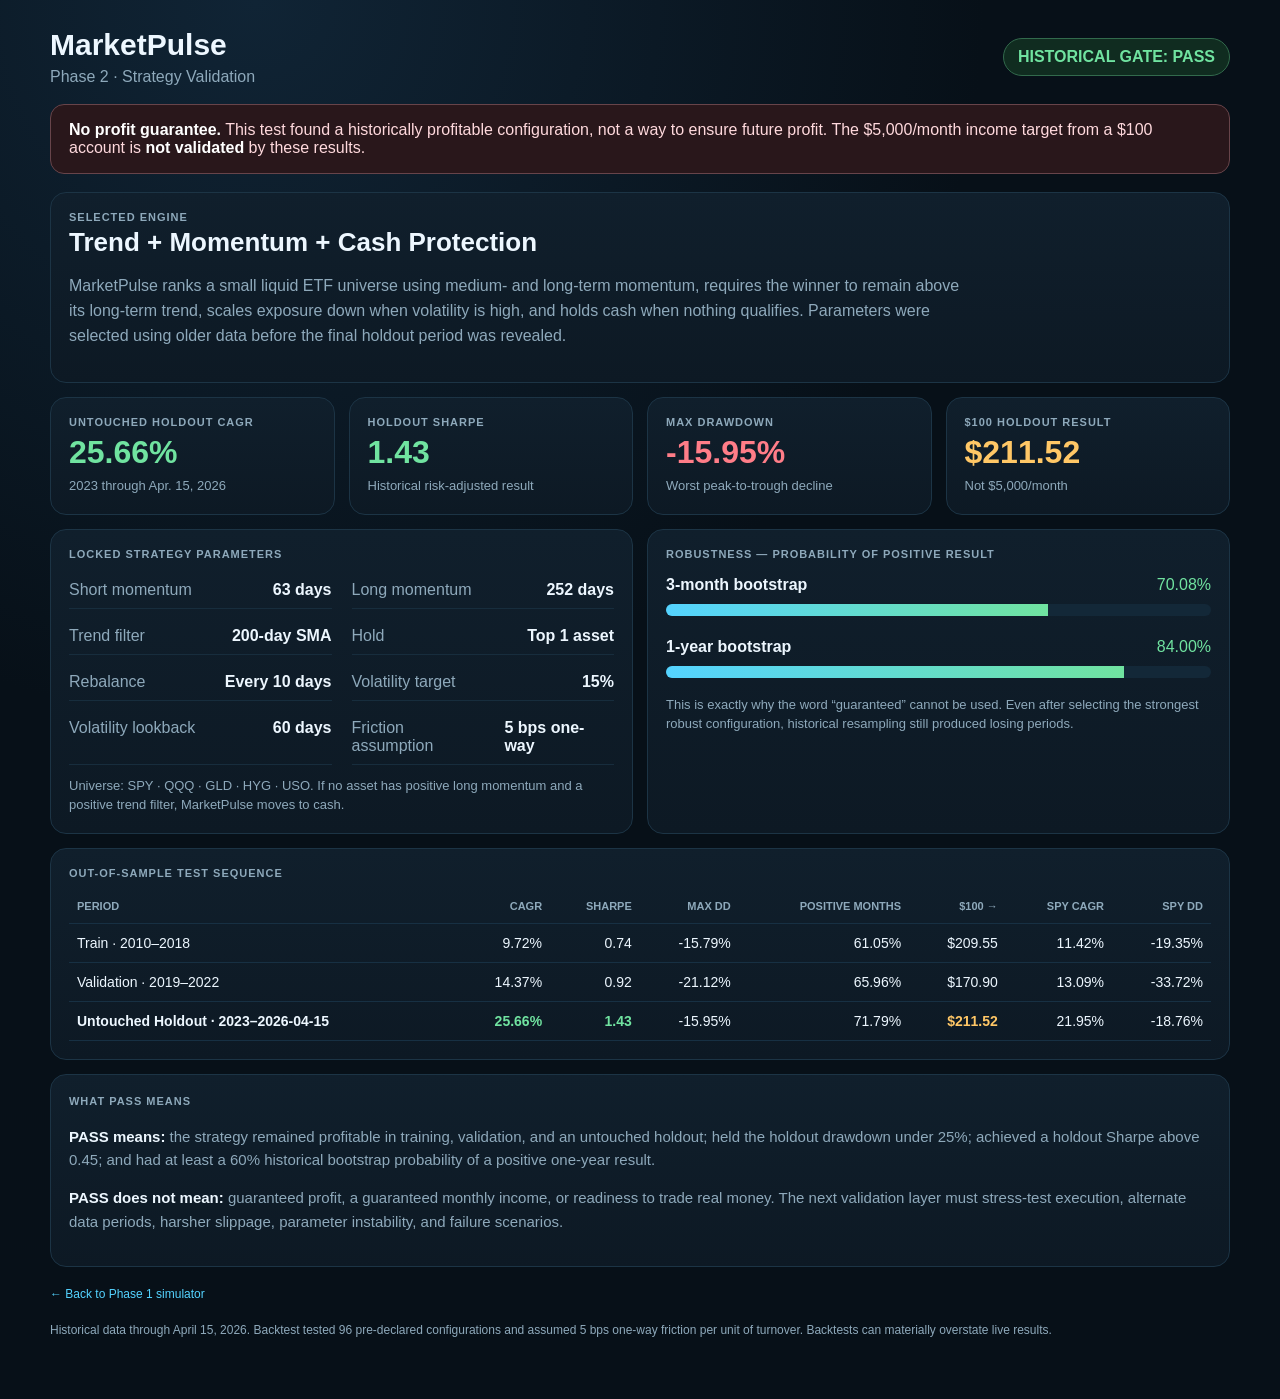
<file: validation.html>
<!doctype html>
<html lang="en">
<head>
<meta charset="utf-8">
<meta name="viewport" content="width=device-width,initial-scale=1">
<title>MarketPulse — Phase 2 Strategy Validation</title>
<style>
:root{--bg:#071018;--card:#0d1924;--card2:#101f2c;--line:#1c3445;--text:#edf7ff;--muted:#8ea9bb;--cyan:#54d3ff;--green:#70e3a0;--red:#ff7d88;--gold:#ffc766}*{box-sizing:border-box}body{margin:0;background:radial-gradient(circle at 20% 0,#102435 0,#071018 42%);color:var(--text);font-family:-apple-system,BlinkMacSystemFont,"Segoe UI",Roboto,Arial,sans-serif}.shell{width:min(1180px,94vw);margin:auto;padding:28px 0 60px}.top{display:flex;justify-content:space-between;gap:20px;align-items:center;margin-bottom:18px}.brand h1{margin:0;font-size:30px}.brand p{margin:6px 0 0;color:var(--muted)}a{color:var(--cyan);text-decoration:none}.pass{padding:9px 14px;border:1px solid #326a4c;background:#102c20;border-radius:999px;color:var(--green);font-weight:800}.warning{border:1px solid #67444a;background:#29171b;padding:16px 18px;border-radius:14px;color:#ffd9dd;margin-bottom:18px}.warning b{color:#fff}.grid{display:grid;grid-template-columns:repeat(12,1fr);gap:14px}.card{background:linear-gradient(180deg,var(--card2),var(--card));border:1px solid var(--line);border-radius:16px;padding:18px}.hero{grid-column:span 12}.metric{grid-column:span 3}.half{grid-column:span 6}.full{grid-column:span 12}.label{text-transform:uppercase;letter-spacing:.09em;color:var(--muted);font-size:11px;font-weight:800}.big{font-size:32px;font-weight:850;margin-top:6px}.good{color:var(--green)}.bad{color:var(--red)}.gold{color:var(--gold)}.small{font-size:13px;color:var(--muted);margin-top:6px;line-height:1.45}.hero h2{margin:4px 0 8px;font-size:26px}.hero p{color:var(--muted);line-height:1.55;max-width:900px}.strategy{display:grid;grid-template-columns:repeat(2,1fr);gap:9px 20px;margin-top:12px}.row{display:flex;justify-content:space-between;border-bottom:1px solid #172d3d;padding:9px 0;gap:15px}.row span:first-child{color:var(--muted)}table{width:100%;border-collapse:collapse;margin-top:10px;font-size:14px}th,td{text-align:right;padding:11px 8px;border-bottom:1px solid #173043}th:first-child,td:first-child{text-align:left}th{color:var(--muted);font-size:11px;text-transform:uppercase}.bar{height:12px;background:#132838;border-radius:99px;overflow:hidden;margin-top:10px}.fill{height:100%;background:linear-gradient(90deg,#54d3ff,#70e3a0)}.gate{font-size:15px;line-height:1.55;color:var(--muted)}.gate b{color:var(--text)}.footer{color:var(--muted);font-size:12px;line-height:1.5;margin-top:18px}@media(max-width:780px){.metric,.half{grid-column:span 12}.strategy{grid-template-columns:1fr}.top{align-items:flex-start;flex-direction:column}.big{font-size:28px}table{font-size:12px}th,td{padding:9px 4px}}
</style>
</head>
<body>
<div class="shell">
  <div class="top">
    <div class="brand"><h1>MarketPulse</h1><p>Phase 2 · Strategy Validation</p></div>
    <div class="pass">HISTORICAL GATE: PASS</div>
  </div>

  <div class="warning"><b>No profit guarantee.</b> This test found a historically profitable configuration, not a way to ensure future profit. The $5,000/month income target from a $100 account is <b>not validated</b> by these results.</div>

  <div class="grid">
    <div class="card hero">
      <div class="label">Selected engine</div>
      <h2>Trend + Momentum + Cash Protection</h2>
      <p>MarketPulse ranks a small liquid ETF universe using medium- and long-term momentum, requires the winner to remain above its long-term trend, scales exposure down when volatility is high, and holds cash when nothing qualifies. Parameters were selected using older data before the final holdout period was revealed.</p>
    </div>

    <div class="card metric"><div class="label">Untouched Holdout CAGR</div><div class="big good">25.66%</div><div class="small">2023 through Apr. 15, 2026</div></div>
    <div class="card metric"><div class="label">Holdout Sharpe</div><div class="big good">1.43</div><div class="small">Historical risk-adjusted result</div></div>
    <div class="card metric"><div class="label">Max Drawdown</div><div class="big bad">-15.95%</div><div class="small">Worst peak-to-trough decline</div></div>
    <div class="card metric"><div class="label">$100 Holdout Result</div><div class="big gold">$211.52</div><div class="small">Not $5,000/month</div></div>

    <div class="card half">
      <div class="label">Locked Strategy Parameters</div>
      <div class="strategy">
        <div class="row"><span>Short momentum</span><b>63 days</b></div>
        <div class="row"><span>Long momentum</span><b>252 days</b></div>
        <div class="row"><span>Trend filter</span><b>200-day SMA</b></div>
        <div class="row"><span>Hold</span><b>Top 1 asset</b></div>
        <div class="row"><span>Rebalance</span><b>Every 10 days</b></div>
        <div class="row"><span>Volatility target</span><b>15%</b></div>
        <div class="row"><span>Volatility lookback</span><b>60 days</b></div>
        <div class="row"><span>Friction assumption</span><b>5 bps one-way</b></div>
      </div>
      <div class="small" style="margin-top:12px">Universe: SPY · QQQ · GLD · HYG · USO. If no asset has positive long momentum and a positive trend filter, MarketPulse moves to cash.</div>
    </div>

    <div class="card half">
      <div class="label">Robustness — Probability of Positive Result</div>
      <div style="margin-top:16px"><b>3-month bootstrap</b><span style="float:right" class="good">70.08%</span><div class="bar"><div class="fill" style="width:70.08%"></div></div></div>
      <div style="margin-top:22px"><b>1-year bootstrap</b><span style="float:right" class="good">84.00%</span><div class="bar"><div class="fill" style="width:84%"></div></div></div>
      <div class="small" style="margin-top:18px">This is exactly why the word “guaranteed” cannot be used. Even after selecting the strongest robust configuration, historical resampling still produced losing periods.</div>
    </div>

    <div class="card full">
      <div class="label">Out-of-Sample Test Sequence</div>
      <table>
        <thead><tr><th>Period</th><th>CAGR</th><th>Sharpe</th><th>Max DD</th><th>Positive Months</th><th>$100 →</th><th>SPY CAGR</th><th>SPY DD</th></tr></thead>
        <tbody>
          <tr><td>Train · 2010–2018</td><td>9.72%</td><td>0.74</td><td>-15.79%</td><td>61.05%</td><td>$209.55</td><td>11.42%</td><td>-19.35%</td></tr>
          <tr><td>Validation · 2019–2022</td><td>14.37%</td><td>0.92</td><td>-21.12%</td><td>65.96%</td><td>$170.90</td><td>13.09%</td><td>-33.72%</td></tr>
          <tr><td><b>Untouched Holdout · 2023–2026-04-15</b></td><td class="good"><b>25.66%</b></td><td class="good"><b>1.43</b></td><td>-15.95%</td><td>71.79%</td><td class="gold"><b>$211.52</b></td><td>21.95%</td><td>-18.76%</td></tr>
        </tbody>
      </table>
    </div>

    <div class="card full gate">
      <div class="label">What PASS Means</div>
      <p><b>PASS means:</b> the strategy remained profitable in training, validation, and an untouched holdout; held the holdout drawdown under 25%; achieved a holdout Sharpe above 0.45; and had at least a 60% historical bootstrap probability of a positive one-year result.</p>
      <p><b>PASS does not mean:</b> guaranteed profit, a guaranteed monthly income, or readiness to trade real money. The next validation layer must stress-test execution, alternate data periods, harsher slippage, parameter instability, and failure scenarios.</p>
    </div>
  </div>

  <div class="footer"><a href="./">← Back to Phase 1 simulator</a><br><br>Historical data through April 15, 2026. Backtest tested 96 pre-declared configurations and assumed 5 bps one-way friction per unit of turnover. Backtests can materially overstate live results.</div>
</div>
</body>
</html>
</file>
<file: styles.css>
:root{
    --bg:#071019; --panel:#0c1722; --panel2:#111f2d; --line:#213244; --text:#eef5fb; --muted:#8fa3b7;
    --accent:#54d3ff; --accent2:#9df1b8; --warn:#ffd479; --danger:#ff8a9a; --shadow:0 14px 40px rgba(0,0,0,.28);
  }
  *{box-sizing:border-box}
  body{margin:0;background:radial-gradient(circle at 20% -10%,#12324d 0,#071019 34%),var(--bg);color:var(--text);font-family:Inter,ui-sans-serif,system-ui,-apple-system,Segoe UI,Roboto,Arial,sans-serif;min-height:100vh}
  button,input,select{font:inherit}
  .shell{max-width:1480px;margin:0 auto;padding:20px}
  .topbar{display:flex;align-items:center;justify-content:space-between;gap:16px;margin-bottom:18px}
  .brand{display:flex;align-items:center;gap:12px}.mark{width:42px;height:42px;border-radius:13px;background:linear-gradient(145deg,#18344b,#0c1e2d);border:1px solid #2d526d;display:grid;place-items:center;box-shadow:var(--shadow)}
  .pulse{width:24px;height:18px;position:relative}.pulse:before{content:"";position:absolute;left:0;right:0;top:8px;height:2px;background:var(--accent)}.pulse:after{content:"";position:absolute;width:22px;height:14px;left:1px;top:1px;border-bottom:2px solid var(--accent2);transform:skewX(-24deg) rotate(-8deg);clip-path:polygon(0 57%,18% 57%,27% 12%,45% 88%,57% 45%,72% 57%,100% 57%,100% 100%,0 100%)}
  h1{font-size:23px;margin:0;letter-spacing:.2px}.sub{color:var(--muted);font-size:13px;margin-top:3px}.status{display:flex;align-items:center;gap:9px;color:var(--muted);font-size:13px}.dot{width:9px;height:9px;border-radius:50%;background:var(--accent2);box-shadow:0 0 0 5px rgba(157,241,184,.08)}
  .warning{padding:10px 14px;border:1px solid #5c4a1f;background:rgba(76,55,8,.25);border-radius:12px;color:#f9ddb0;font-size:13px;margin-bottom:16px}
  .stats{display:grid;grid-template-columns:repeat(6,minmax(0,1fr));gap:12px;margin-bottom:14px}.card{background:linear-gradient(180deg,rgba(19,34,48,.95),rgba(10,23,34,.96));border:1px solid var(--line);border-radius:16px;box-shadow:var(--shadow)}
  .stat{padding:15px}.label{font-size:11px;text-transform:uppercase;letter-spacing:.9px;color:var(--muted);font-weight:700}.value{font-size:25px;font-weight:750;margin-top:6px}.mini{font-size:11px;color:var(--muted);margin-top:4px}.up{color:var(--accent2)}.down{color:var(--danger)}
  .grid{display:grid;grid-template-columns:1.55fr .95fr;gap:14px}.maincol,.sidecol{display:flex;flex-direction:column;gap:14px}.section{padding:15px 16px}.section-head{display:flex;align-items:center;justify-content:space-between;gap:12px;margin-bottom:13px}.section-title{font-size:14px;font-weight:750}.badge{font-size:11px;padding:5px 8px;border:1px solid #2c465b;border-radius:999px;color:#bcd0e1;background:#0b1824}.controls{display:flex;gap:8px;flex-wrap:wrap}.btn{border:1px solid #2c465b;background:#102335;color:#e9f5fc;border-radius:10px;padding:8px 11px;cursor:pointer}.btn:hover{filter:brightness(1.15)}.btn.primary{background:linear-gradient(135deg,#1a6d8d,#175d78);border-color:#3c91b2}.btn.stop{background:#39202a;border-color:#6e3444}.btn:disabled{opacity:.45;cursor:not-allowed}
  .chartwrap{height:300px;position:relative;border:1px solid #1b3042;border-radius:12px;background:#08131d;overflow:hidden}.chartwrap canvas{width:100%;height:100%;display:block}.overlay{position:absolute;left:12px;top:10px;font-size:12px;color:#a9bdcd}.symbol-big{font-weight:800;color:#eff8ff}.chartprice{margin-left:8px}
  table{width:100%;border-collapse:collapse;font-size:12px}th{text-align:left;color:#8398ab;font-weight:700;padding:9px 8px;border-bottom:1px solid #203243}td{padding:10px 8px;border-bottom:1px solid #162838;color:#dce8f0}tr:last-child td{border-bottom:none}.right{text-align:right}.center{text-align:center}.sym{font-weight:750}.pill{display:inline-block;padding:4px 7px;border-radius:999px;font-size:10px;font-weight:700}.pill.buy{background:rgba(105,226,154,.12);color:#9df1b8;border:1px solid rgba(105,226,154,.26)}.pill.wait{background:rgba(255,212,121,.1);color:#ffd479;border:1px solid rgba(255,212,121,.24)}.pill.sell{background:rgba(255,138,154,.1);color:#ff9dad;border:1px solid rgba(255,138,154,.24)}
  .logic{display:grid;grid-template-columns:repeat(5,1fr);gap:8px}.logic-step{padding:10px;border:1px solid #1f3548;border-radius:11px;background:#0a1722;text-align:center}.logic-step b{display:block;font-size:11px;margin-bottom:4px}.logic-step span{font-size:10px;color:#8498aa}.logic-step.active{border-color:#3b89a8;box-shadow:inset 0 0 0 1px rgba(84,211,255,.14)}
  .position{padding:12px;border:1px solid #1f3548;border-radius:12px;background:#0a1722}.pos-row{display:flex;justify-content:space-between;margin:6px 0;font-size:12px}.meter{height:8px;border-radius:999px;background:#172a3a;overflow:hidden;margin-top:8px}.meter > div{height:100%;background:linear-gradient(90deg,#54d3ff,#9df1b8);width:50%}.empty{color:var(--muted);font-size:12px;padding:10px 0}
  .trade-log{max-height:240px;overflow:auto}.footer-note{font-size:11px;color:#758a9c;line-height:1.5}
  .settings{display:grid;grid-template-columns:1fr 1fr;gap:9px}.field label{display:block;font-size:10px;color:#8296a8;margin-bottom:5px;text-transform:uppercase;letter-spacing:.6px}.field input,.field select{width:100%;background:#08151f;border:1px solid #22384a;color:#eaf5fb;border-radius:9px;padding:8px 9px}
  @media(max-width:1050px){.stats{grid-template-columns:repeat(3,1fr)}.grid{grid-template-columns:1fr}.logic{grid-template-columns:repeat(5,1fr)}}
  @media(max-width:680px){.shell{padding:12px}.topbar{align-items:flex-start;flex-direction:column}.stats{grid-template-columns:repeat(2,1fr)}.logic{grid-template-columns:1fr}.settings{grid-template-columns:1fr}.chartwrap{height:240px}.hide-sm{display:none}}
</file>
